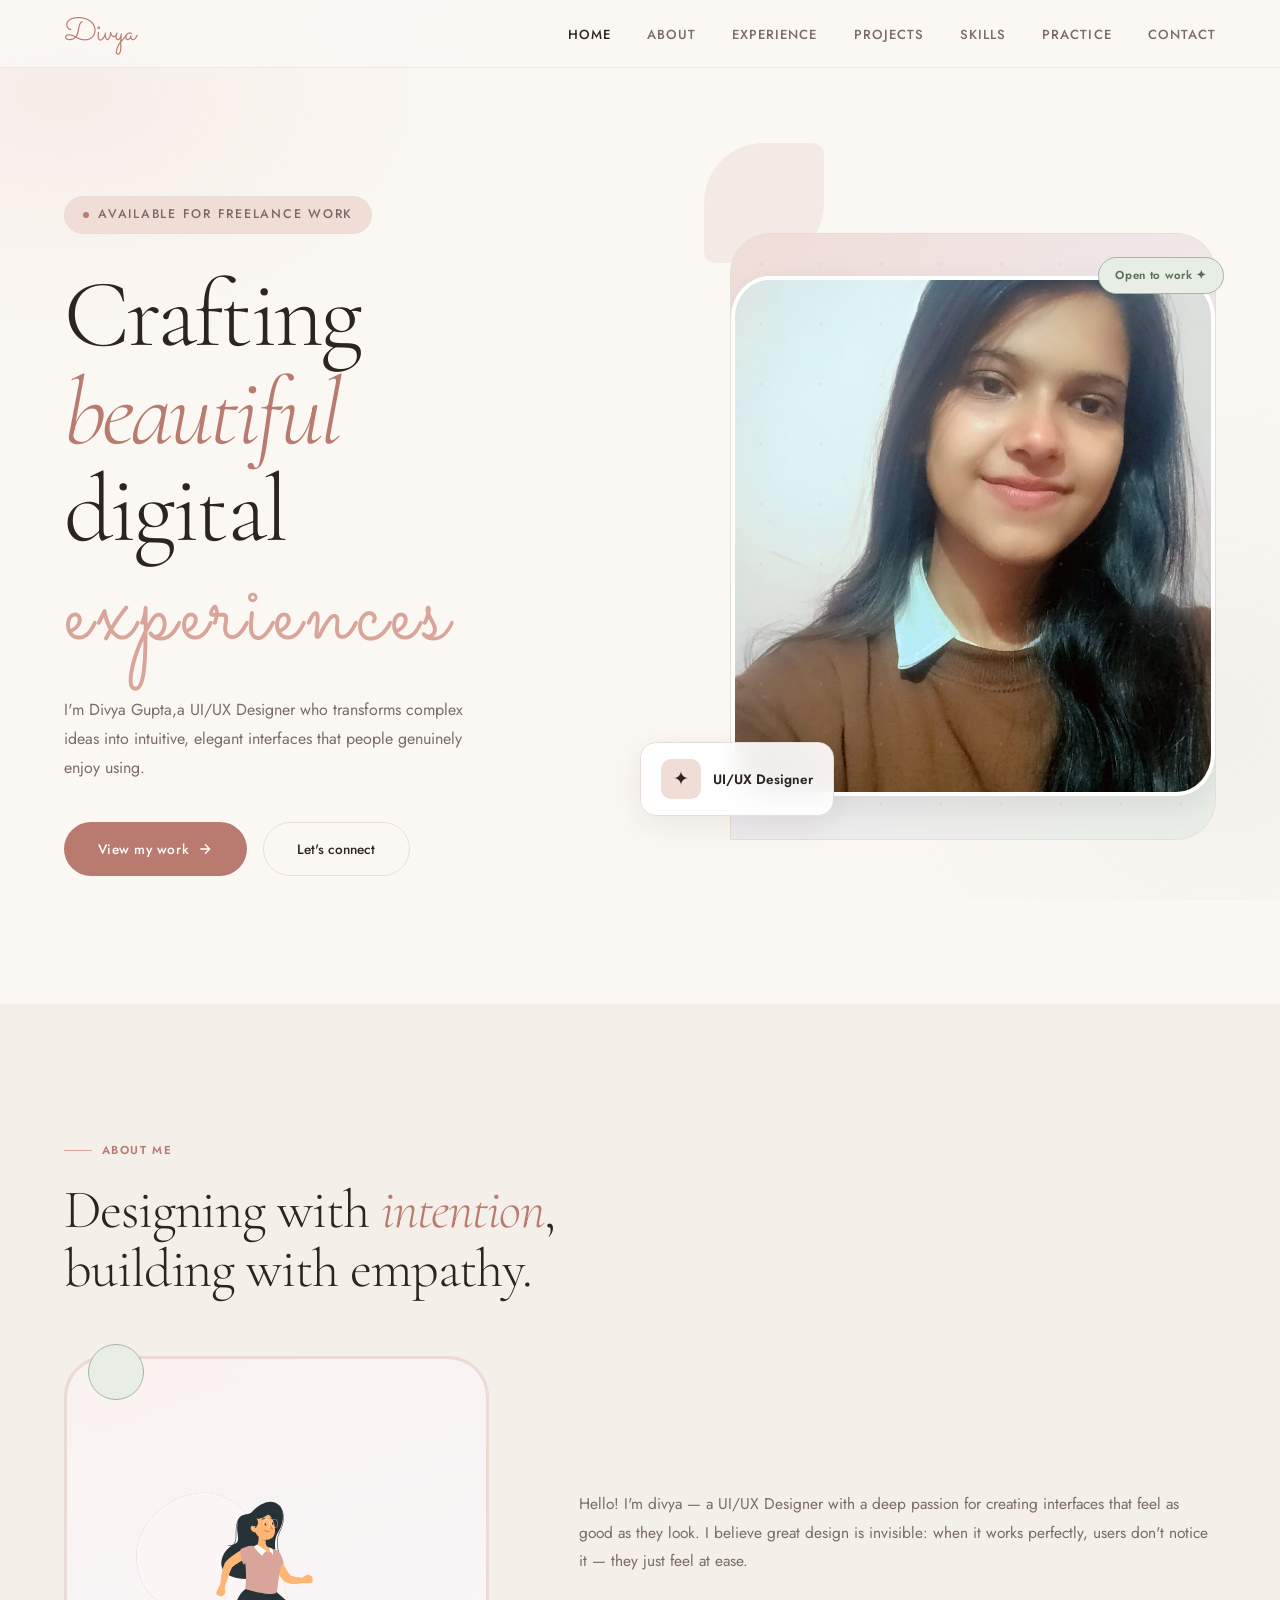
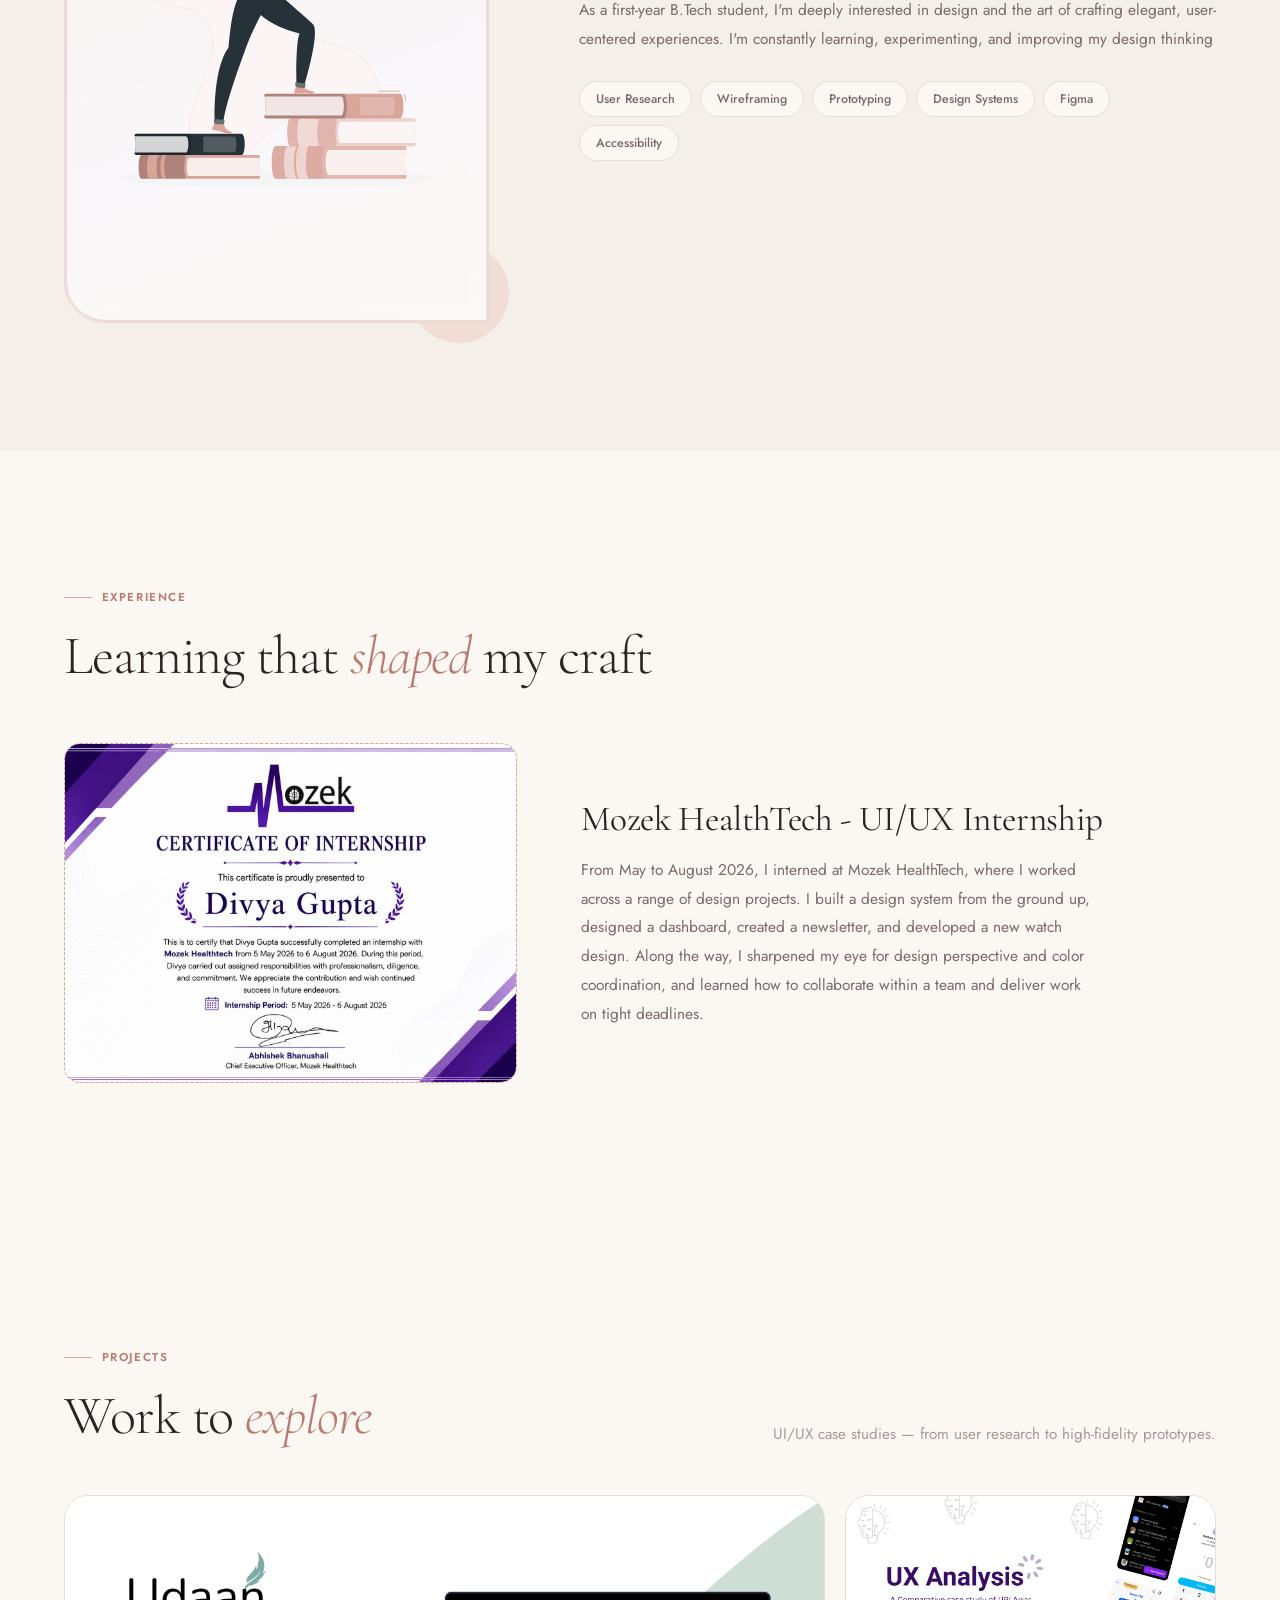
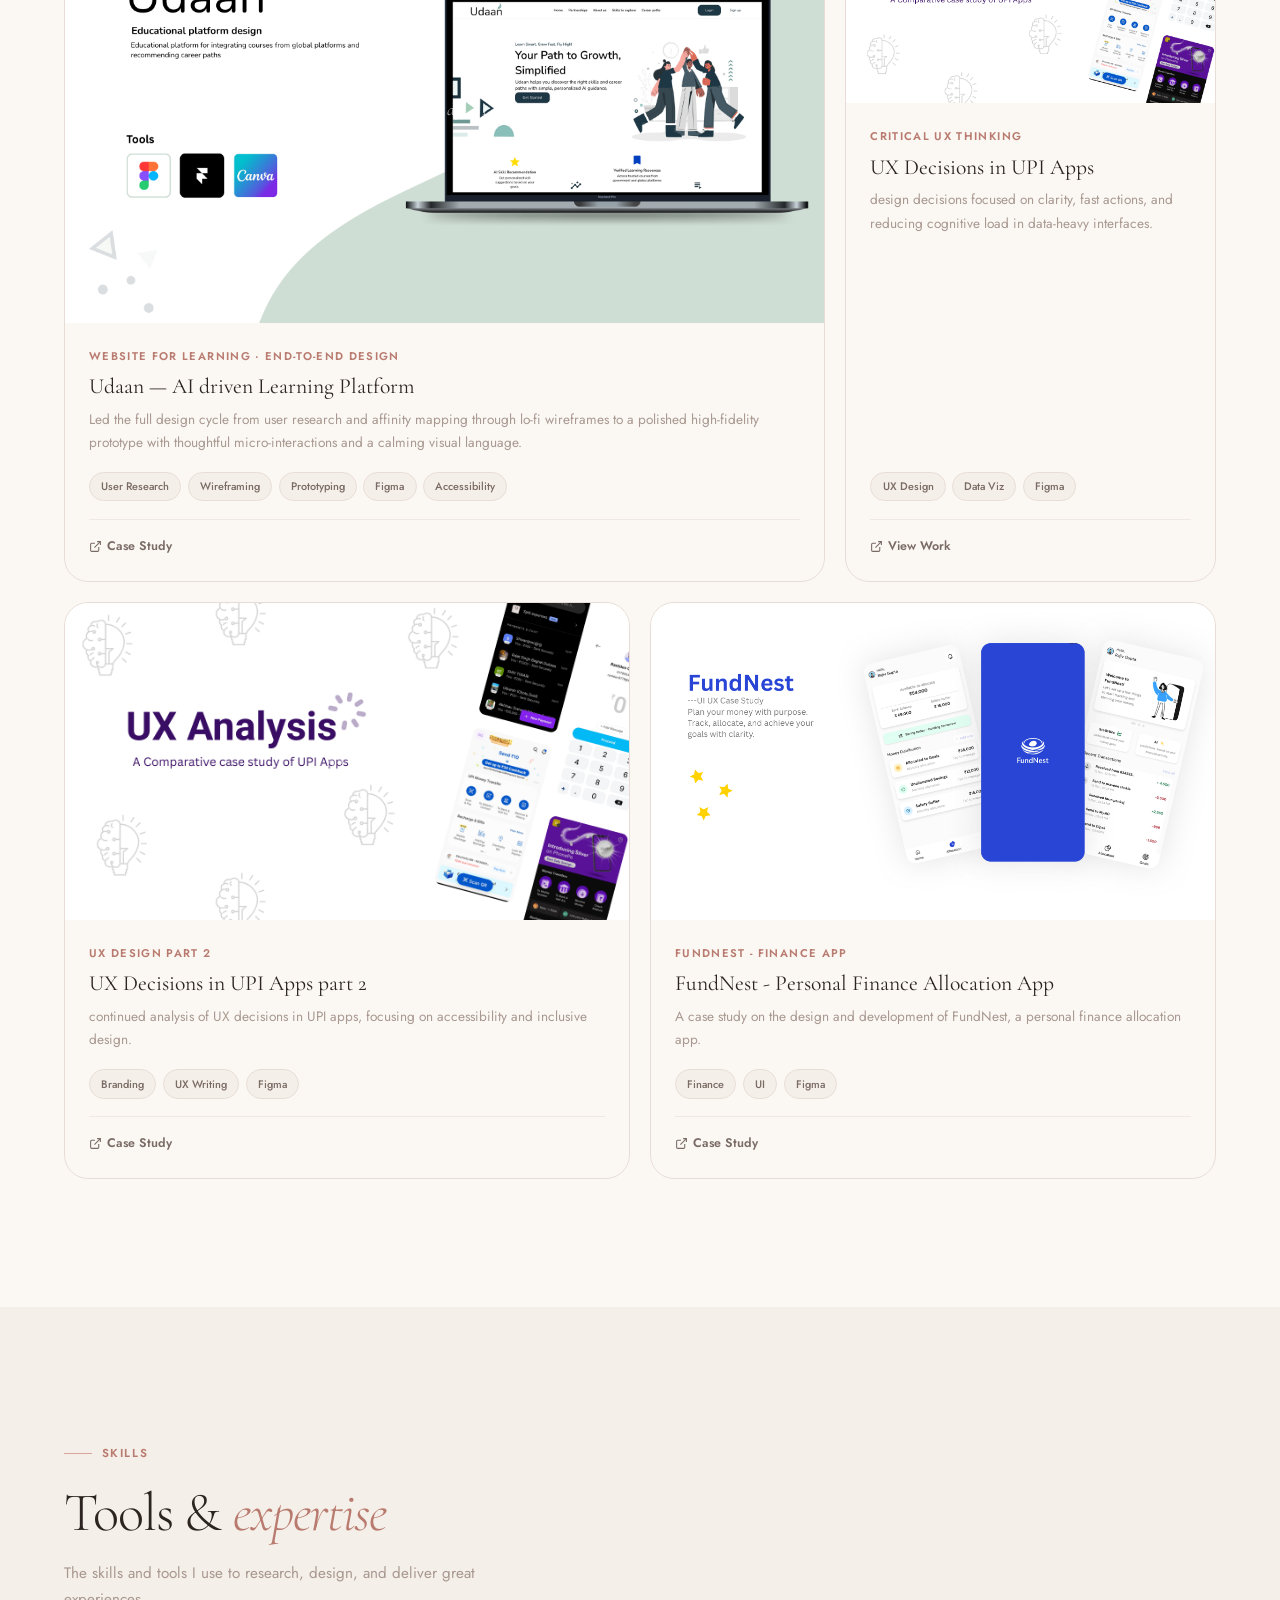
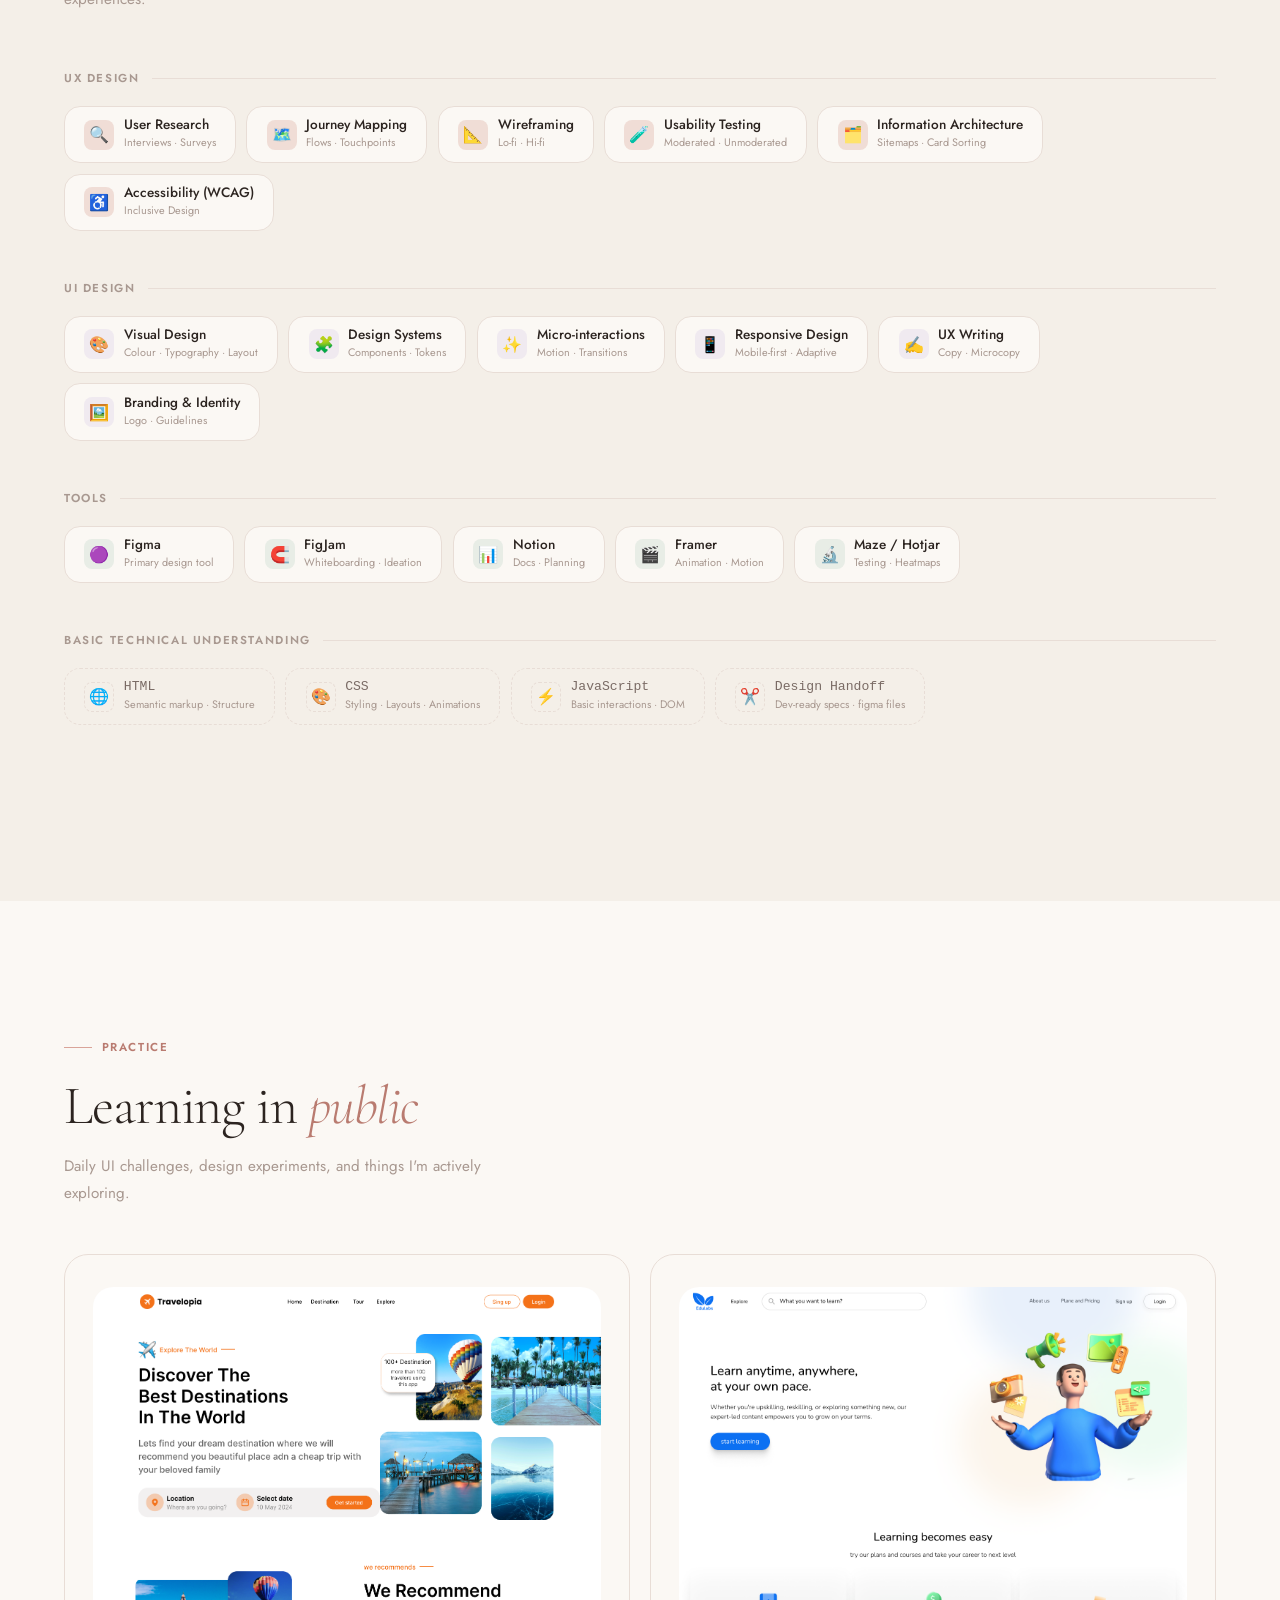
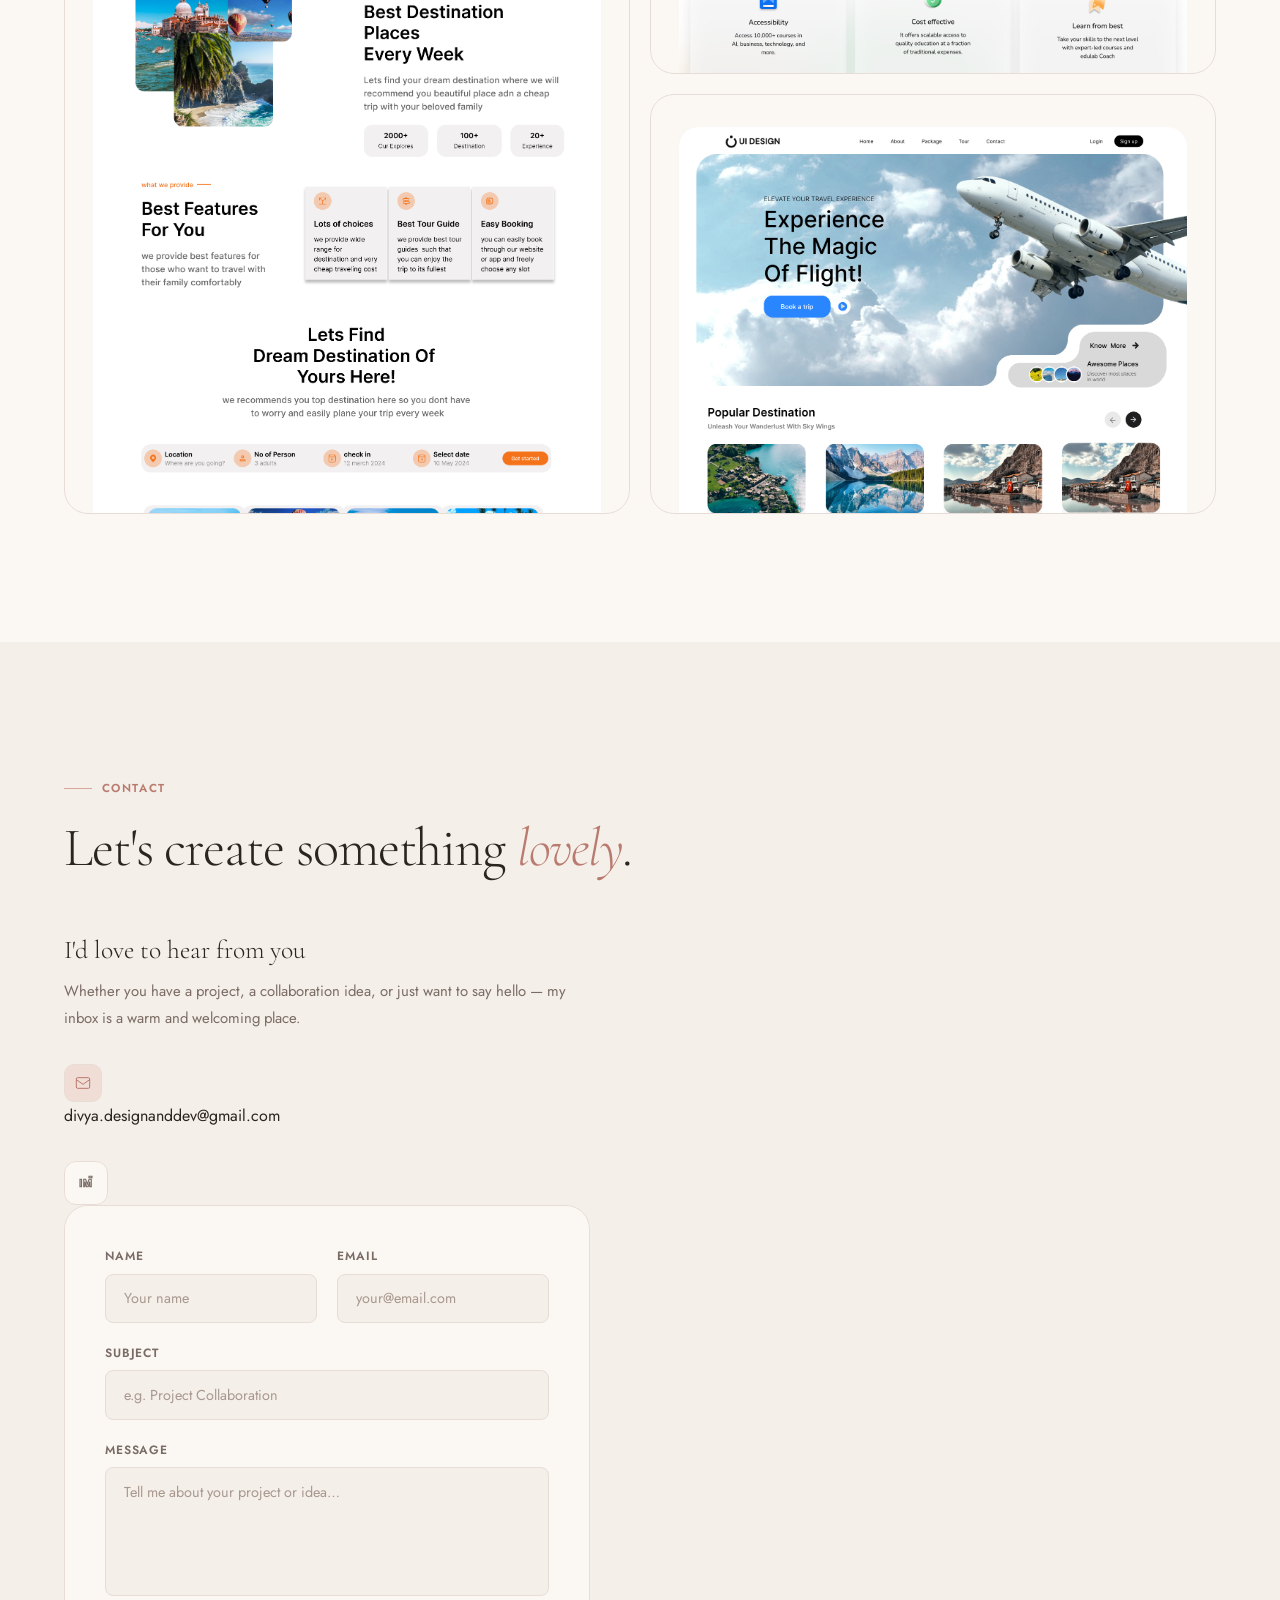
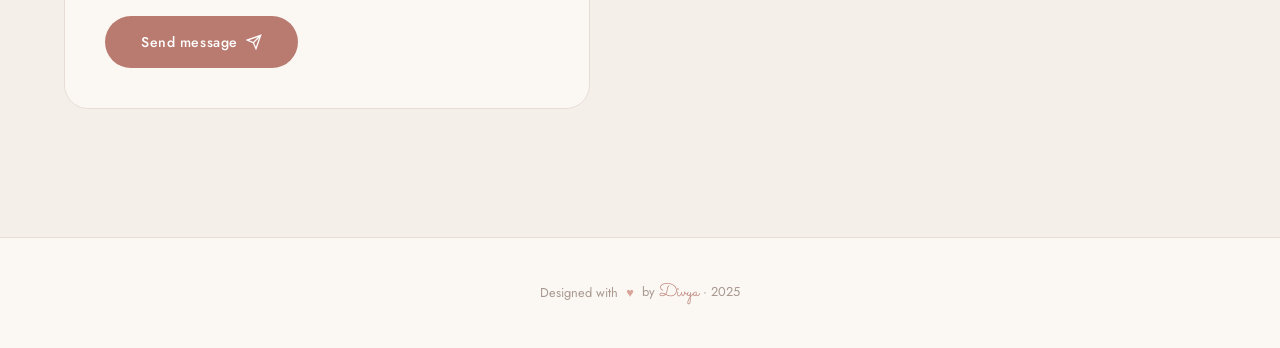
<file: index.html>
<!DOCTYPE html>
<html lang="en">
<head>
  <meta charset="UTF-8" />
  <meta name="viewport" content="width=device-width, initial-scale=1.0" />
  <title>Divya — UI/UX Designer</title>
  <link rel="preconnect" href="https://fonts.googleapis.com" />
  <link rel="preconnect" href="https://fonts.gstatic.com" crossorigin />
  <link href="https://fonts.googleapis.com/css2?family=Cormorant+Garamond:ital,wght@0,300;0,400;0,500;1,300;1,400&family=Jost:wght@300;400;500;600&family=Sacramento&display=swap" rel="stylesheet" />
  <link rel="stylesheet" href="style.css" />
</head>
<body>

<nav class="nav" id="navbar" role="navigation" aria-label="Main navigation">
  <a class="nav-logo" href="#home">Divya</a>
  <ul class="nav-links">
    <li><a href="#home">Home</a></li>
    <li><a href="#about">About</a></li>
    <li><a href="#experience">Experience</a></li>
    <li><a href="#projects">Projects</a></li>
    <li><a href="#skills">Skills</a></li>
    <li><a href="#practice">Practice</a></li>
    <li><a href="#contact">Contact</a></li>
  </ul>
  <button class="hamburger" id="hamburger" aria-label="Toggle menu" aria-expanded="false">
    <span></span><span></span><span></span>
  </button>
</nav>

<div class="mobile-menu" id="mobileMenu">
  <a href="#home" class="mob-link">Home</a>
  <a href="#about" class="mob-link">About</a>
  <a href="#experience" class="mob-link">Experience</a>
  <a href="#projects" class="mob-link">Projects</a>
  <a href="#skills" class="mob-link">Skills</a>
  <a href="#practice" class="mob-link">Practice</a>
  <a href="#contact" class="mob-link">Contact</a>
</div>

<!-- HERO -->
<section id="home" aria-label="Hero">
  <div class="petal petal-1" aria-hidden="true"></div>
  <div class="petal petal-2" aria-hidden="true"></div>
  <div class="petal petal-3" aria-hidden="true"></div>
  <div class="petal petal-4" aria-hidden="true"></div>
  <div class="hero-left">
    <div class="hero-greeting reveal"><span class="dot"></span>Available for freelance work</div>
    <h1 class="hero-headline reveal d1">Crafting <em>beautiful</em><br>digital <strong>experiences</strong></h1>
    <p class="hero-intro reveal d2">I'm Divya Gupta,a UI/UX Designer who transforms complex ideas into intuitive, elegant interfaces that people genuinely enjoy using.</p>
    <div class="hero-btns reveal d3">
      <a href="#projects" class="btn-rose">View my work <svg width="16" height="16" fill="none" viewBox="0 0 24 24" stroke="currentColor" stroke-width="2"><path d="M5 12h14M12 5l7 7-7 7"/></svg></a>
      <a href="#contact" class="btn-ghost">Let's connect</a>
    </div>
  </div>
  <div class="hero-right reveal-right d2" aria-hidden="true">
    <div class="hero-img-main">
        <img src ="images/Divya.jpeg" alt="Profile photo of Divya Gupta" class = "hero-profile-img"/>
    </div>
      <div class="hero-pill">Open to work ✦</div>
      <div class="hero-badge">
        <div class="badge-icon">✦</div>
        <div class="badge-text"><strong>UI/UX Designer</strong></div>
      </div>
    </div>
  </div>
</section>

<!-- ABOUT -->
<section id="about" aria-label="About me">
  <p class="section-tag reveal">About me</p>
  <h2 class="section-title reveal d1">Designing with <em>intention</em>,<br>building with empathy.</h2>
  <div class="about-wrap">
    <div class="about-img-col reveal-left">
      <div class="about-frame" role="img" aria-label="Profile photo placeholder">
        <div class="about-frame-inner">
          <img src ="images/Learning-rafiki.svg" alt="Illustration of a person learning, representing the 'About me' section" class="about-profile-img"/>
        </div>
      </div>
      <div class="about-deco-ring" aria-hidden="true"></div>
      <div class="about-deco-dot" aria-hidden="true"></div>
    </div>
    <div class="about-content reveal-right">
      <p class="about-bio">Hello! I'm divya — a UI/UX Designer with a deep passion for creating interfaces that feel as good as they look. I believe great design is invisible: when it works perfectly, users don't notice it — they just feel at ease.</p>
      <p class="about-bio">As a first-year B.Tech student, I'm deeply interested in design and the art of crafting elegant, user-centered experiences. I'm constantly learning, experimenting, and improving my design thinking</p>
      <div class="about-chips">
        <span class="about-chip">User Research</span>
        <span class="about-chip">Wireframing</span>
        <span class="about-chip">Prototyping</span>
        <span class="about-chip">Design Systems</span>
        <span class="about-chip">Figma</span>
        <span class="about-chip">Accessibility</span>
      </div>
    </div>
  </div>
</section>

<!-- EXPERIENCE -->
<section id="experience" aria-label="Experience and certificates">
  <p class="section-tag reveal">Experience</p>
  <h2 class="section-title reveal d1">Learning that <em>shaped</em> my craft</h2>
  <div class="exp-list">

    <article class="exp-item reveal">
      <div class="exp-cert" role="img" aria-label="Certificate placeholder">
       <img src = "images/WhatsApp Image 2026-08-14 at 19.35.41.jpeg" alt =" internship ceritificate">
      </div>
      <div class="exp-content">
        <h3 class="exp-title">Mozek HealthTech - UI/UX Internship</h3>
        <p class="exp-desc">From May to August 2026, I interned at Mozek HealthTech, where I worked across a range of design projects. I built a design system from the ground up, designed a dashboard, created a newsletter, and developed a new watch design. Along the way, I sharpened my eye for design perspective and color coordination, and learned how to collaborate within a team and deliver work on tight deadlines.</p>
      </div>
    </article>

  </div>
</section>

<!-- PROJECTS -->
<section id="projects" aria-label="Selected projects">
  <div class="projects-intro">
    <div><p class="section-tag reveal">Projects</p><h2 class="section-title reveal d1">Work to <em>explore</em></h2></div>
    <p class="section-sub reveal">UI/UX case studies — from user research to high-fidelity prototypes.</p>
  </div>
  <div class="projects-grid">
    <div class="proj-card wide reveal">
      <article class="project-card">
        <div class="card-visual cv-1">
          <a href = "https://medium.com/@divya626343/designing-an-ai-powered-one-stop-platform-for-skills-careers-and-courses-8b3c53be6661" class = "card-banner-link">
          <img src = "images/Udaan (1).png" alt = "banner for the project 'Udaan' showing a website mockup" class = "card-banner"/>
          </a>
          <span class="card-visual-label">Case Study 01 ✦</span></div>
        <div class="card-body">
          <p class="card-category">Website for learning · End-to-End Design</p>
          <h3 class="card-title">Udaan — AI driven Learning Platform</h3>
          <p class="card-desc">Led the full design cycle from user research and affinity mapping through lo-fi wireframes to a polished high-fidelity prototype with thoughtful micro-interactions and a calming visual language.</p>
          <div class="card-tags"><span class="ctag">User Research</span><span class="ctag">Wireframing</span><span class="ctag">Prototyping</span><span class="ctag">Figma</span><span class="ctag">Accessibility</span></div>
          <div class="card-footer">
            <a href="https://medium.com/@divya626343/designing-an-ai-powered-one-stop-platform-for-skills-careers-and-courses-8b3c53be6661" class="card-link"><svg viewBox="0 0 24 24" fill="none" stroke="currentColor" stroke-width="2"><path d="M18 13v6a2 2 0 01-2 2H5a2 2 0 01-2-2V8a2 2 0 012-2h6"/><polyline points="15 3 21 3 21 9"/><line x1="10" y1="14" x2="21" y2="3"/></svg>Case Study</a>
        </div>
      </article>
    </div>
    <div class="proj-card reveal d1">
      <article class="project-card">
        <div class="card-visual cv-2">
          <a href = "https://medium.com/@divya626343/critical-ux-decisions-in-upi-apps-part-1-designing-for-speed-reachability-6878a045a8aa" class = "card-banner-link">
          <img src = "images/UX Analysis (1).png" alt = "banner for the project 'ux analysis" class = "card-banner"/>
          </a>
          <span class="card-visual-label">Case Study 02 ✦</span></div>
        <div class="card-body">
          <p class="card-category">Critical UX thinking</p>
          <h3 class="card-title">UX Decisions in UPI Apps</h3>
          <p class="card-desc">design decisions focused on clarity, fast actions, and reducing cognitive load in data-heavy interfaces.</p>
          <div class="card-tags"><span class="ctag">UX Design</span><span class="ctag">Data Viz</span><span class="ctag">Figma</span></div>
          <div class="card-footer">
            <a href="https://medium.com/@divya626343/critical-ux-decisions-in-upi-apps-part-1-designing-for-speed-reachability-6878a045a8aa" class="card-link"><svg viewBox="0 0 24 24" fill="none" stroke="currentColor" stroke-width="2"><path d="M18 13v6a2 2 0 01-2 2H5a2 2 0 01-2-2V8a2 2 0 012-2h6"/><polyline points="15 3 21 3 21 9"/><line x1="10" y1="14" x2="21" y2="3"/></svg>View Work</a></div>
        </div>
      </article>
    </div>
    <div class="proj-card half reveal">
      <article class="project-card">
        <div class="card-visual cv-3">
          <a href = "https://medium.com/@divya626343/critical-ux-decisions-in-upi-apps-part-2-designing-for-clarity-trust-and-assurance-7706b61dc2d1" class = "card-banner-link">
          <img src = "images/UX Analysis (1).png" alt = "banner for the project 'ux analysis part2" class = "card-banner"/>
          </a>
          <span class="card-visual-label">03 ✦</span></div>
        <div class="card-body">
          <p class="card-category">UX Design part 2</p>
          <h3 class="card-title">UX Decisions in UPI Apps part 2</h3>
          <p class="card-desc">continued analysis of UX decisions in UPI apps, focusing on accessibility and inclusive design.</p>
          <div class="card-tags"><span class="ctag">Branding</span><span class="ctag">UX Writing</span><span class="ctag">Figma</span></div>
          <div class="card-footer"><a href="https://medium.com/@divya626343/critical-ux-decisions-in-upi-apps-part-2-designing-for-clarity-trust-and-assurance-7706b61dc2d1" class="card-link"><svg viewBox="0 0 24 24" fill="none" stroke="currentColor" stroke-width="2"><path d="M18 13v6a2 2 0 01-2 2H5a2 2 0 01-2-2V8a2 2 0 012-2h6"/><polyline points="15 3 21 3 21 9"/><line x1="10" y1="14" x2="21" y2="3"/></svg>Case Study</a></div>
        </div>
      </article>
    </div>
    <div class="proj-card half reveal">
      <article class="project-card">
        <div class="card-visual cv-4">
          <a href = "https://medium.com/@divya626343/fundnest-a-personal-finance-allocation-app-case-study-cbdea064ca4c" class = "card-banner-link">
          <img src = "images/Udaan (2).png" alt = "banner for the project 'banner for FundNest - Finance app'" class = "card-banner"/>
          </a>
          <span class="card-visual-label">04 ✦</span></div>
        <div class="card-body">
          <p class="card-category">FundNest - Finance app</p>
          <h3 class="card-title">FundNest - Personal Finance Allocation App</h3>
          <p class="card-desc">A case study on the design and development of FundNest, a personal finance allocation app.</p>
          <div class="card-tags"><span class="ctag">Finance</span><span class="ctag">UI</span><span class="ctag">Figma</span></div>
          <div class="card-footer"><a href="https://medium.com/@divya626343/fundnest-a-personal-finance-allocation-app-case-study-cbdea064ca4c" class="card-link"><svg viewBox="0 0 24 24" fill="none" stroke="currentColor" stroke-width="2"><path d="M18 13v6a2 2 0 01-2 2H5a2 2 0 01-2-2V8a2 2 0 012-2h6"/><polyline points="15 3 21 3 21 9"/><line x1="10" y1="14" x2="21" y2="3"/></svg>Case Study</a></div>
        </div>
      </article>
    </div>
      </article>
    </div>
  </div>
</section>

<!-- SKILLS -->
<section id="skills" aria-label="Skills and tools">
  <p class="section-tag reveal">Skills</p>
  <h2 class="section-title reveal d1">Tools &amp; <em>expertise</em></h2>
  <p class="section-sub reveal d2">The skills and tools I use to research, design, and deliver great experiences.</p>
  <div class="skills-wrap">

    <div class="skill-category-block reveal">
      <p class="skill-cat-label">UX Design</p>
      <div class="skill-chips">
        <div class="skill-chip"><div class="chip-icon rose-bg">🔍</div><div><span class="chip-name">User Research</span><span class="chip-sub">Interviews · Surveys</span></div></div>
        <div class="skill-chip"><div class="chip-icon rose-bg">🗺️</div><div><span class="chip-name">Journey Mapping</span><span class="chip-sub">Flows · Touchpoints</span></div></div>
        <div class="skill-chip"><div class="chip-icon rose-bg">📐</div><div><span class="chip-name">Wireframing</span><span class="chip-sub">Lo-fi · Hi-fi</span></div></div>
        <div class="skill-chip"><div class="chip-icon rose-bg">🧪</div><div><span class="chip-name">Usability Testing</span><span class="chip-sub">Moderated · Unmoderated</span></div></div>
        <div class="skill-chip"><div class="chip-icon rose-bg">🗂️</div><div><span class="chip-name">Information Architecture</span><span class="chip-sub">Sitemaps · Card Sorting</span></div></div>
        <div class="skill-chip"><div class="chip-icon rose-bg">♿</div><div><span class="chip-name">Accessibility (WCAG)</span><span class="chip-sub">Inclusive Design</span></div></div>
      </div>
    </div>

    <div class="skill-category-block reveal d1">
      <p class="skill-cat-label">UI Design</p>
      <div class="skill-chips">
        <div class="skill-chip"><div class="chip-icon mauve-bg">🎨</div><div><span class="chip-name">Visual Design</span><span class="chip-sub">Colour · Typography · Layout</span></div></div>
        <div class="skill-chip"><div class="chip-icon mauve-bg">🧩</div><div><span class="chip-name">Design Systems</span><span class="chip-sub">Components · Tokens</span></div></div>
        <div class="skill-chip"><div class="chip-icon mauve-bg">✨</div><div><span class="chip-name">Micro-interactions</span><span class="chip-sub">Motion · Transitions</span></div></div>
        <div class="skill-chip"><div class="chip-icon mauve-bg">📱</div><div><span class="chip-name">Responsive Design</span><span class="chip-sub">Mobile-first · Adaptive</span></div></div>
        <div class="skill-chip"><div class="chip-icon mauve-bg">✍️</div><div><span class="chip-name">UX Writing</span><span class="chip-sub">Copy · Microcopy</span></div></div>
        <div class="skill-chip"><div class="chip-icon mauve-bg">🖼️</div><div><span class="chip-name">Branding &amp; Identity</span><span class="chip-sub">Logo · Guidelines</span></div></div>
      </div>
    </div>

    <div class="skill-category-block reveal d2">
      <p class="skill-cat-label">Tools</p>
      <div class="skill-chips">
        <div class="skill-chip"><div class="chip-icon sage-bg">🟣</div><div><span class="chip-name">Figma</span><span class="chip-sub">Primary design tool</span></div></div>
        <div class="skill-chip"><div class="chip-icon sage-bg">🧲</div><div><span class="chip-name">FigJam</span><span class="chip-sub">Whiteboarding · Ideation</span></div></div>
        <div class="skill-chip"><div class="chip-icon sage-bg">📊</div><div><span class="chip-name">Notion</span><span class="chip-sub">Docs · Planning</span></div></div>
        <div class="skill-chip"><div class="chip-icon sage-bg">🎬</div><div><span class="chip-name">Framer</span><span class="chip-sub">Animation · Motion</span></div></div>
        <div class="skill-chip"><div class="chip-icon sage-bg">🔬</div><div><span class="chip-name">Maze / Hotjar</span><span class="chip-sub">Testing · Heatmaps</span></div></div>
      </div>
    </div>

    <div class="skill-category-block reveal d3">
      <p class="skill-cat-label">Basic Technical Understanding</p>
      <div class="skill-chips">
        <div class="skill-chip code-chip"><div class="chip-icon soft-bg">🌐</div><div><span class="chip-name">HTML</span><span class="chip-sub">Semantic markup · Structure</span></div></div>
        <div class="skill-chip code-chip"><div class="chip-icon soft-bg">🎨</div><div><span class="chip-name">CSS</span><span class="chip-sub">Styling · Layouts · Animations</span></div></div>
        <div class="skill-chip code-chip"><div class="chip-icon soft-bg">⚡</div><div><span class="chip-name">JavaScript</span><span class="chip-sub">Basic interactions · DOM</span></div></div>
        <div class="skill-chip code-chip"><div class="chip-icon soft-bg">✂️</div><div><span class="chip-name">Design Handoff</span><span class="chip-sub">Dev-ready specs · figma files</span></div></div>
      </div>
    </div>

  </div>
</section>

<!-- PRACTICE -->
<section id="practice" aria-label="Hands-on practice">
  <p class="section-tag reveal">Practice</p>
  <h2 class="section-title reveal d1">Learning in <em>public</em></h2>
  <p class="section-sub reveal d2">Daily UI challenges, design experiments, and things I'm actively exploring.</p>
  <div class="practice-grid">
    <div class="practice-card practice-big">
    <img src="images/design.png" alt="Project screen 1">
   </div>

    <div class="practice-card">
    <img src="images/home page design.png" alt="Project screen 2">
    </div>

   <div class="practice-card">
    <img src="images/Frame 1.png" alt="Project screen 3">
   </div>
  </div>
</div>
</section>

<!-- CONTACT -->
<section id="contact" aria-label="Contact">
  <p class="section-tag reveal">Contact</p>
  <h2 class="section-title reveal d1">Let's create something <em>lovely</em>.</h2>
  <div class="contact-wrap">
    <div class="contact-info reveal-left">
      <h3>I'd love to hear from you</h3>
      <p>Whether you have a project, a collaboration idea, or just want to say hello — my inbox is a warm and welcoming place.</p>
        <div class="contact-detail-icon"><svg viewBox="0 0 24 24" fill="none" stroke="currentColor" stroke-width="1.5"><rect x="2" y="4" width="20" height="16" rx="2"/><path d="m2 7 10 7 10-7"/></svg></div>
        <span>divya.designanddev@gmail.com</span>
      <div class="social-row">
        <a href="https://medium.com/@divya626343" class="soc" aria-label="Medium"><svg viewBox="0 0 24 24" fill="none" stroke="currentColor" stroke-width="1.5"><path d="M4 7h2v10H4V7zm5 0h2.5l2.3 6.5L16.1 7H19v10h-2v-6.8L14.8 17h-2l-2.2-6.8V17H9V7zm11-2h-4V3h4v2z"/></svg></a>
    </div>
    <form class="contact-form reveal-right"
      action="https://formspree.io/f/mvzbyrda" id="contactForm" novalidate>
      <div class="form-row">
        <div class="form-group"><label for="fname">Name</label><input type="text" id="fname" name="name" placeholder="Your name" required /></div>
        <div class="form-group"><label for="femail">Email</label><input type="email" id="femail" name="email" placeholder="your@email.com" required /></div>
      </div>
      <div class="form-group"><label for="fsubject">Subject</label><input type="text" id="fsubject" name="subject" placeholder="e.g. Project Collaboration" /></div>
      <div class="form-group"><label for="fmessage">Message</label><textarea id="fmessage" name="message" rows="5" placeholder="Tell me about your project or idea…" required></textarea></div>
      <button type="submit" class="btn-send">Send message <svg width="16" height="16" fill="none" viewBox="0 0 24 24" stroke="currentColor" stroke-width="2"><path d="M22 2L11 13M22 2l-7 20-4-9-9-4 20-7z"/></svg></button>
      <div class="form-success" id="formSuccess" role="status" aria-live="polite">✦ Thank you — I'll be in touch soon!</div>
    </form>
  </div>
</section>

<footer>
  <span>Designed with</span><span class="heart">♥</span><span>by <strong>Divya</strong> · 2025</span>
</footer>

  <script src="main.js" defer></script>
</body>
</html>
</file>
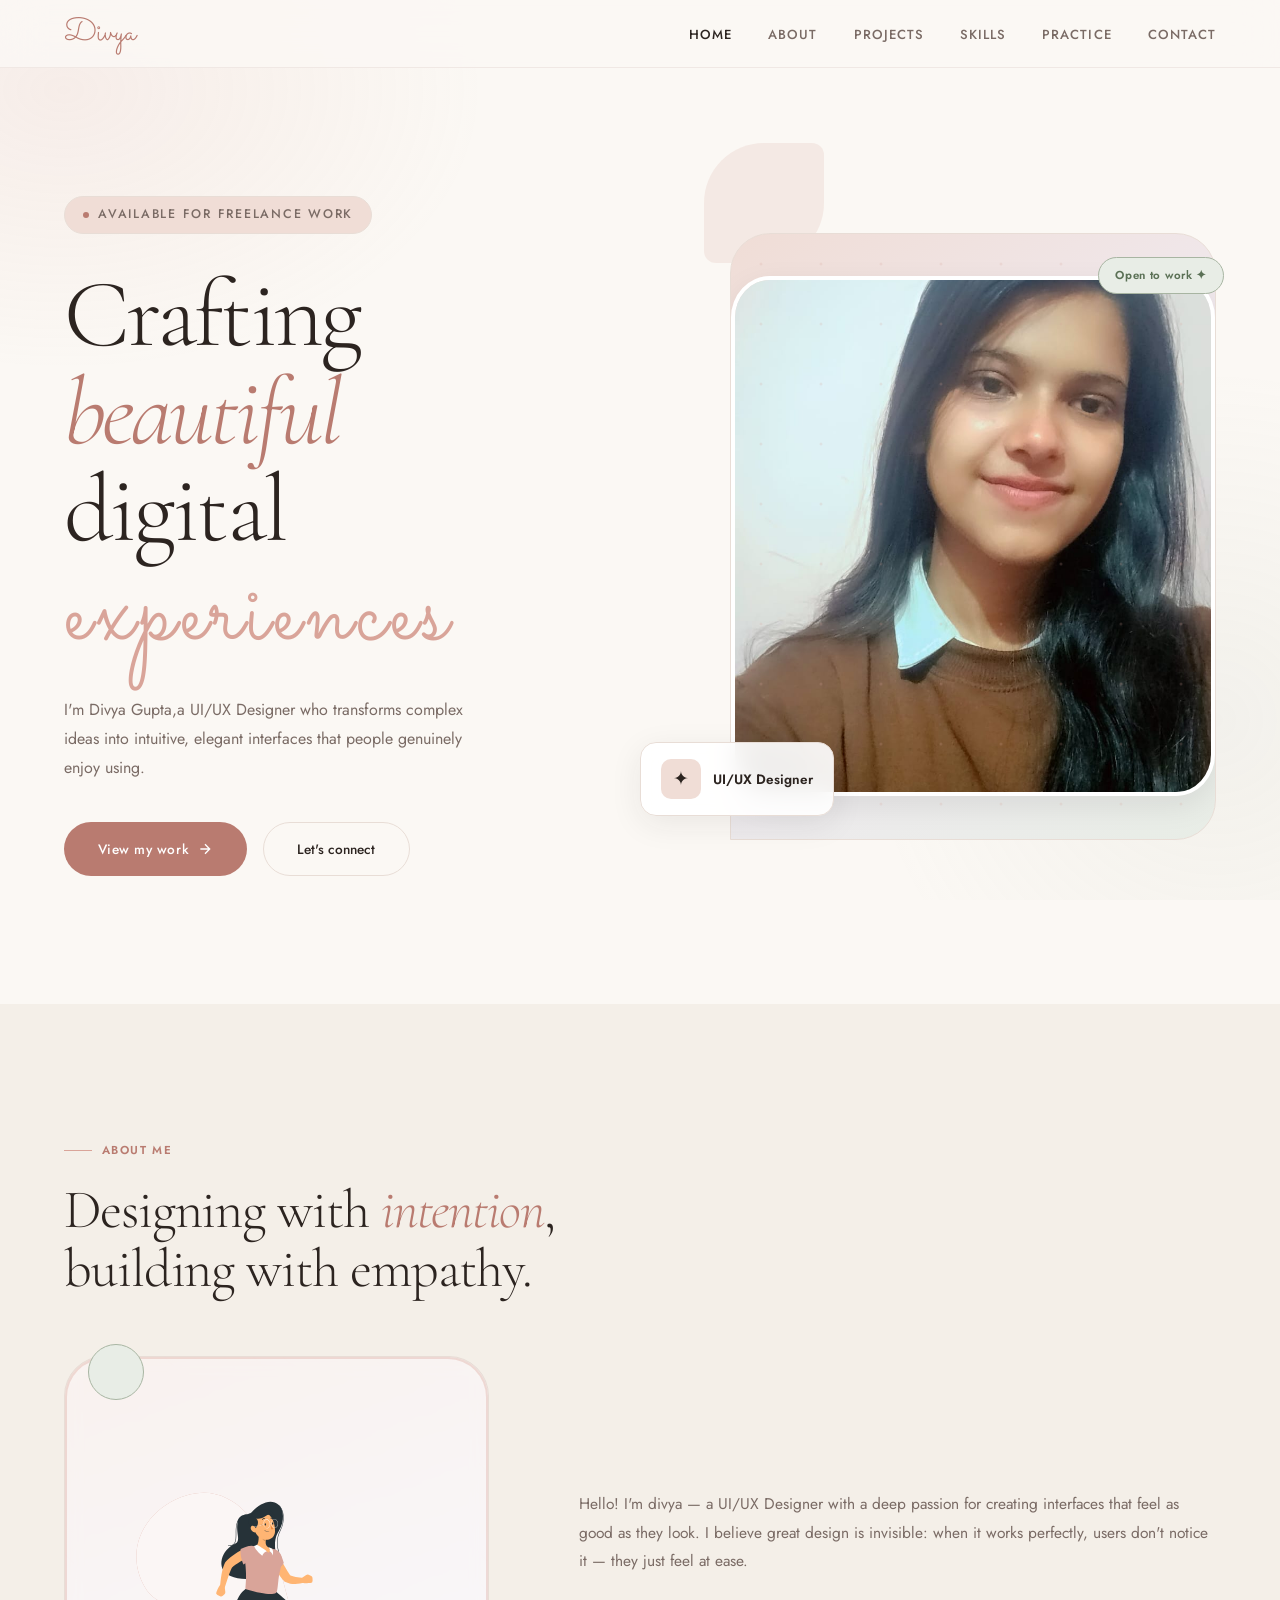
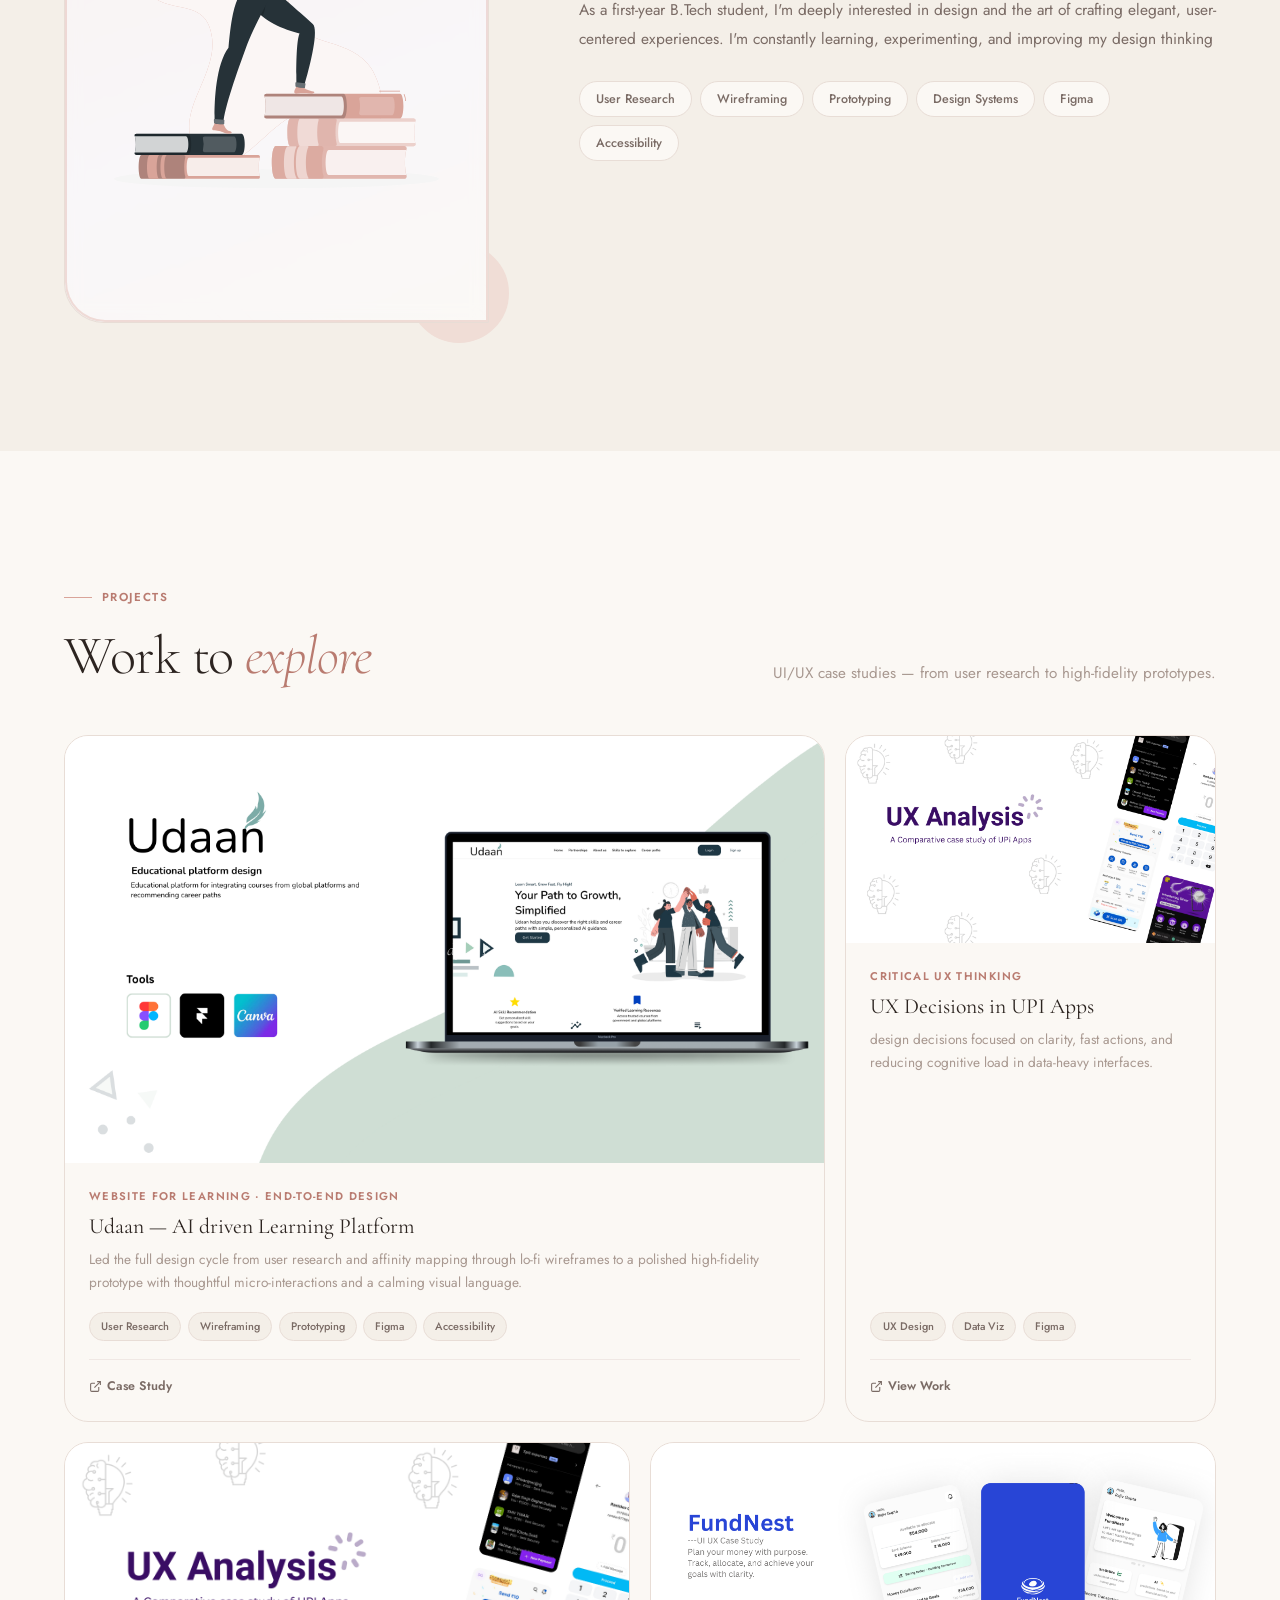
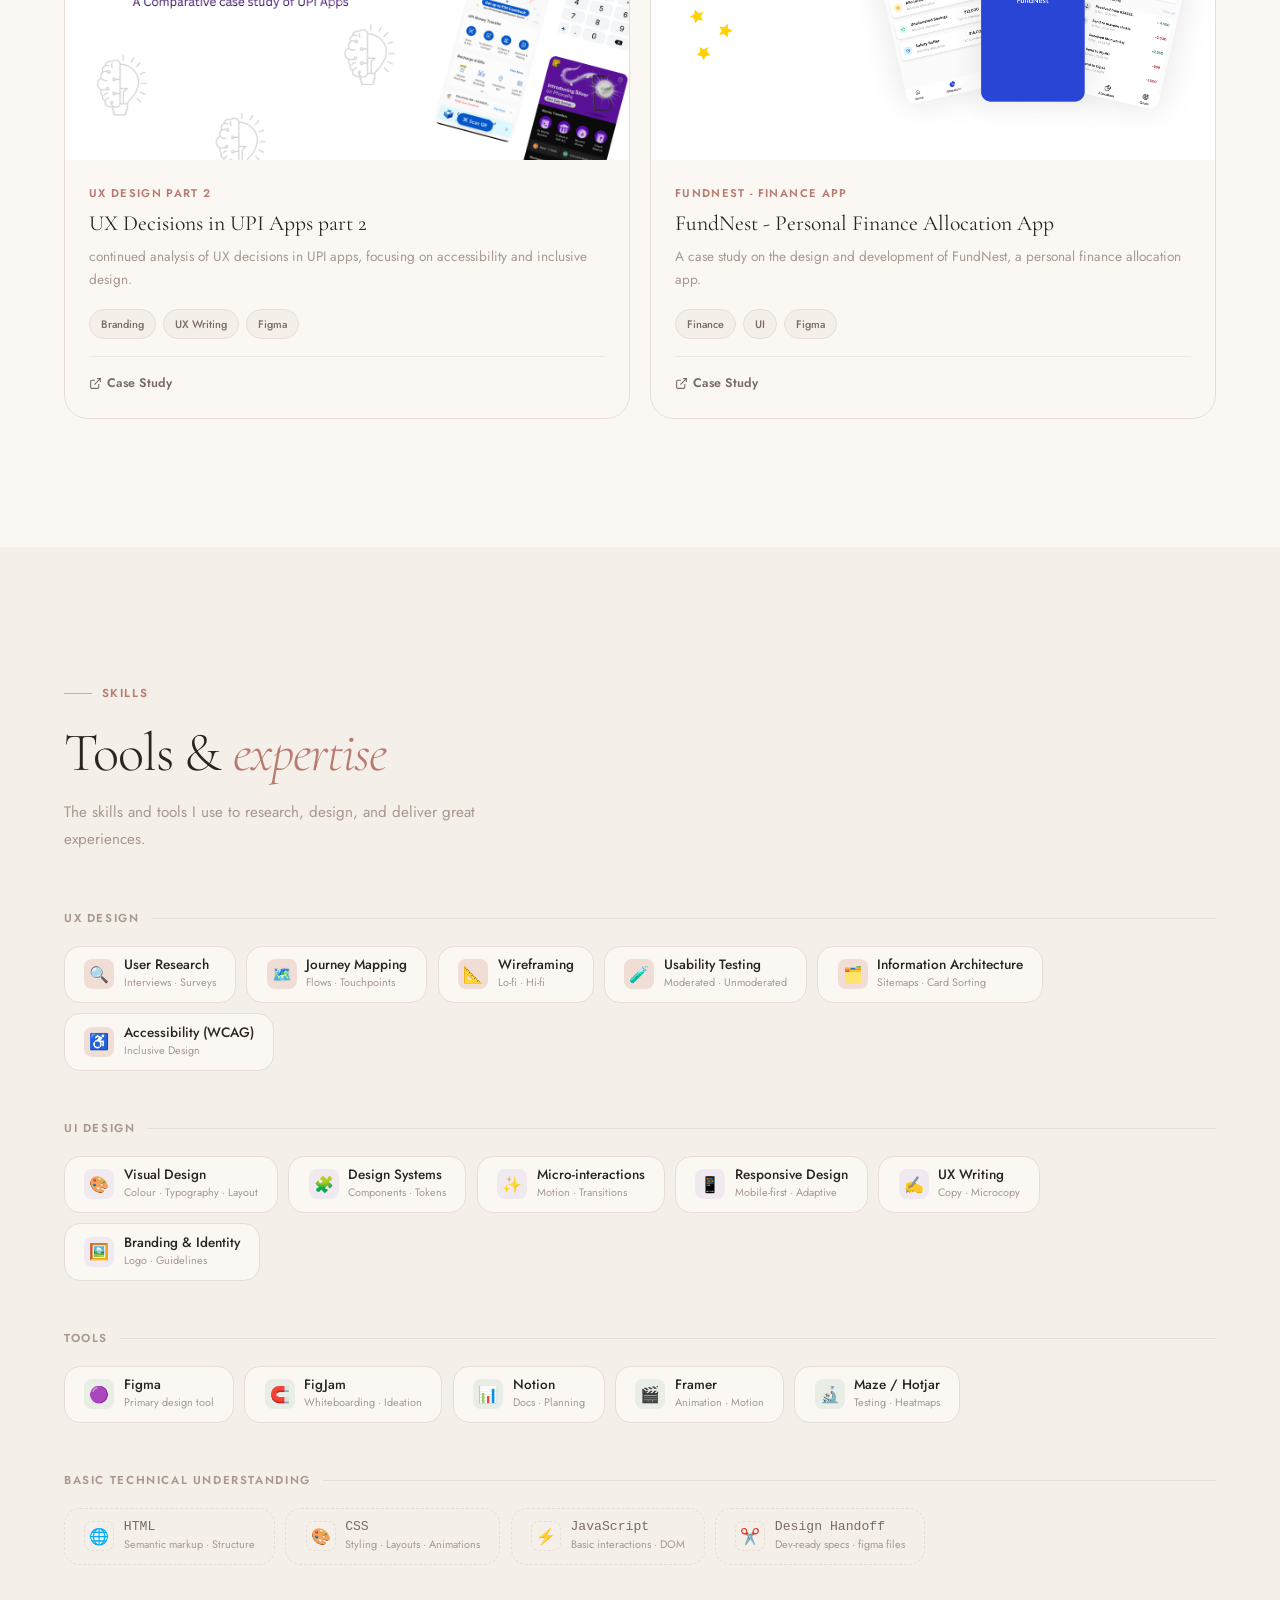
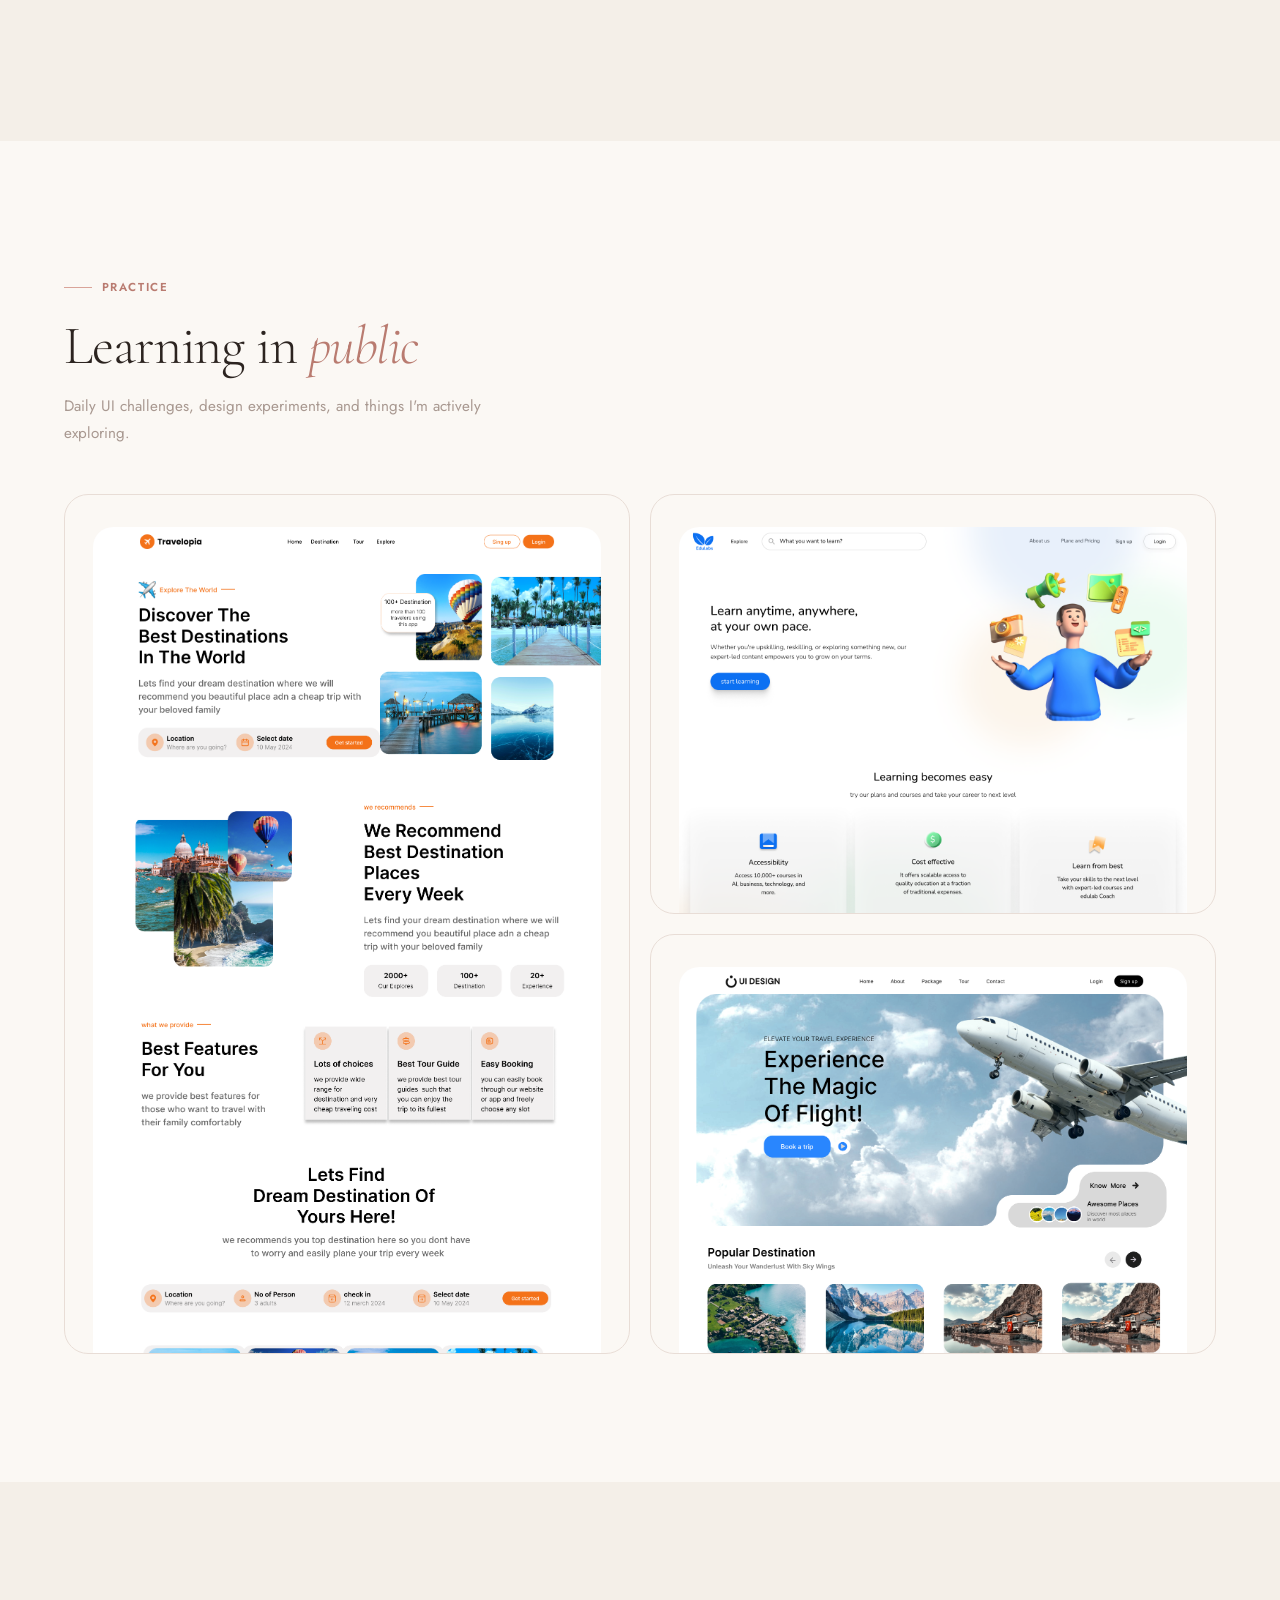
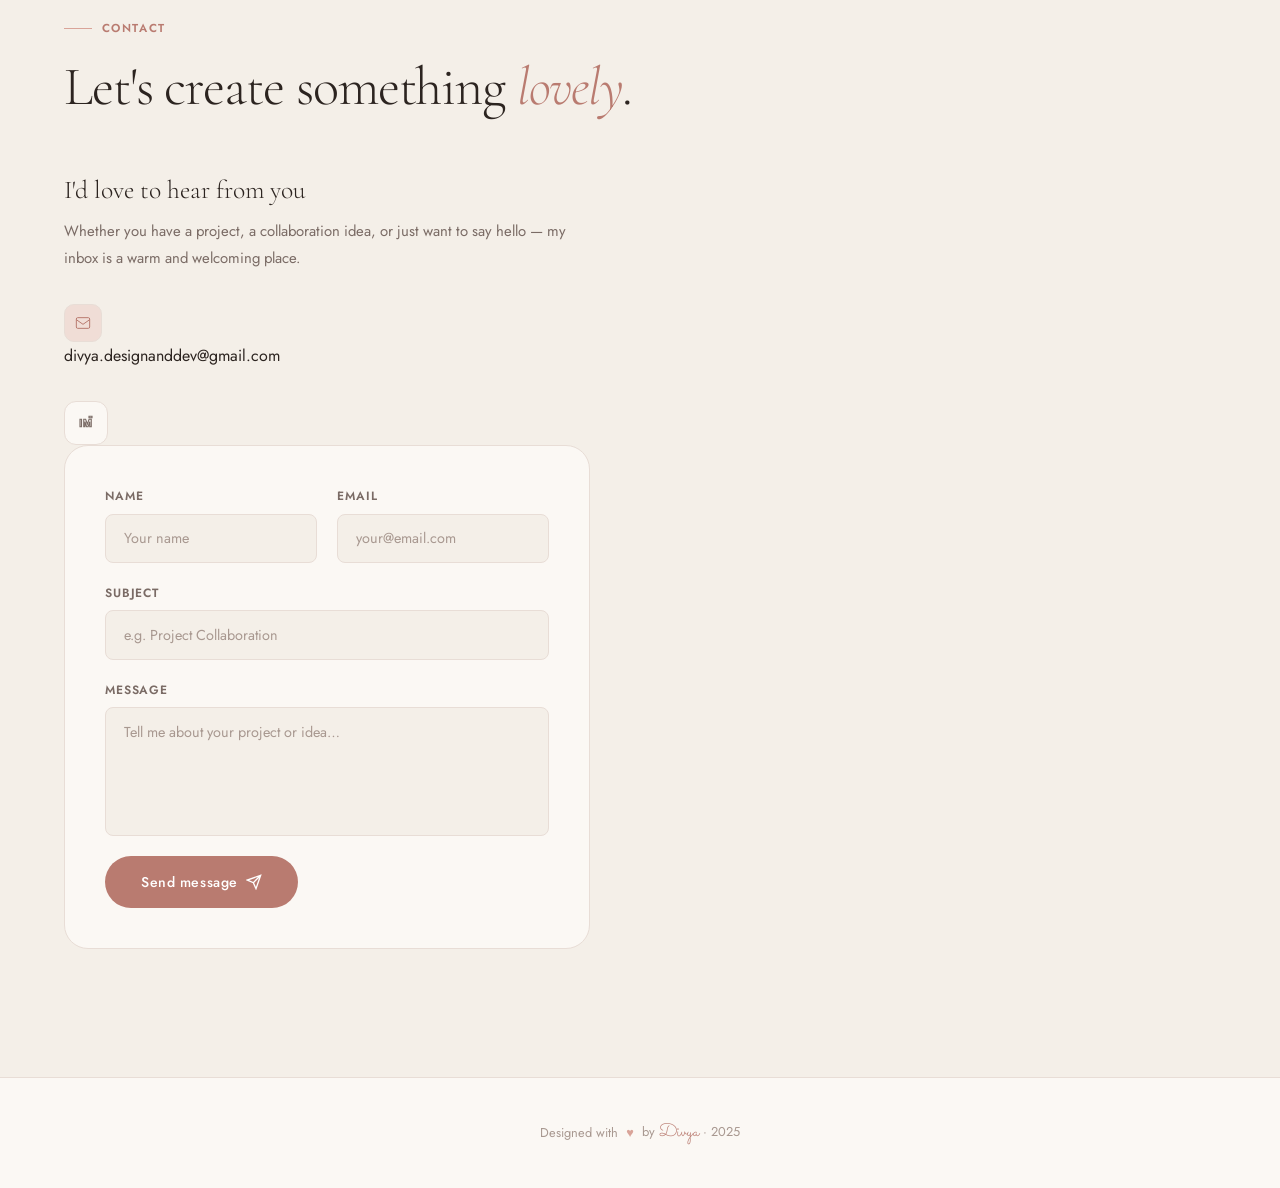
<file: portfolio (3).html>
<!DOCTYPE html>
<html lang="en">
<head>
  <meta charset="UTF-8" />
  <meta name="viewport" content="width=device-width, initial-scale=1.0" />
  <title>Sofia — UI/UX Designer</title>
  <link rel="preconnect" href="https://fonts.googleapis.com" />
  <link rel="preconnect" href="https://fonts.gstatic.com" crossorigin />
  <link href="https://fonts.googleapis.com/css2?family=Cormorant+Garamond:ital,wght@0,300;0,400;0,500;1,300;1,400&family=Jost:wght@300;400;500;600&family=Sacramento&display=swap" rel="stylesheet" />
  <link rel="stylesheet" href="style.css" />
</head>
<body>

<nav class="nav" id="navbar" role="navigation" aria-label="Main navigation">
  <a class="nav-logo" href="#home">Divya</a>
  <ul class="nav-links">
    <li><a href="#home">Home</a></li>
    <li><a href="#about">About</a></li>
    <li><a href="#projects">Projects</a></li>
    <li><a href="#skills">Skills</a></li>
    <li><a href="#practice">Practice</a></li>
    <li><a href="#contact">Contact</a></li>
  </ul>
  <button class="hamburger" id="hamburger" aria-label="Toggle menu" aria-expanded="false">
    <span></span><span></span><span></span>
  </button>
</nav>

<div class="mobile-menu" id="mobileMenu">
  <a href="#home" class="mob-link">Home</a>
  <a href="#about" class="mob-link">About</a>
  <a href="#projects" class="mob-link">Projects</a>
  <a href="#skills" class="mob-link">Skills</a>
  <a href="#practice" class="mob-link">Practice</a>
  <a href="#contact" class="mob-link">Contact</a>
</div>

<!-- HERO -->
<section id="home" aria-label="Hero">
  <div class="petal petal-1" aria-hidden="true"></div>
  <div class="petal petal-2" aria-hidden="true"></div>
  <div class="petal petal-3" aria-hidden="true"></div>
  <div class="petal petal-4" aria-hidden="true"></div>
  <div class="hero-left">
    <div class="hero-greeting reveal"><span class="dot"></span>Available for freelance work</div>
    <h1 class="hero-headline reveal d1">Crafting <em>beautiful</em><br>digital <strong>experiences</strong></h1>
    <p class="hero-intro reveal d2">I'm Divya Gupta,a UI/UX Designer who transforms complex ideas into intuitive, elegant interfaces that people genuinely enjoy using.</p>
    <div class="hero-btns reveal d3">
      <a href="#projects" class="btn-rose">View my work <svg width="16" height="16" fill="none" viewBox="0 0 24 24" stroke="currentColor" stroke-width="2"><path d="M5 12h14M12 5l7 7-7 7"/></svg></a>
      <a href="#contact" class="btn-ghost">Let's connect</a>
    </div>
  </div>
  <div class="hero-right reveal-right d2" aria-hidden="true">
    <div class="hero-img-main">
        <img src ="images/Divya.jpeg" alt="Profile photo of Divya Gupta" class = "hero-profile-img"/>
    </div>
      <div class="hero-pill">Open to work ✦</div>
      <div class="hero-badge">
        <div class="badge-icon">✦</div>
        <div class="badge-text"><strong>UI/UX Designer</strong></div>
      </div>
    </div>
  </div>
</section>

<!-- ABOUT -->
<section id="about" aria-label="About me">
  <p class="section-tag reveal">About me</p>
  <h2 class="section-title reveal d1">Designing with <em>intention</em>,<br>building with empathy.</h2>
  <div class="about-wrap">
    <div class="about-img-col reveal-left">
      <div class="about-frame" role="img" aria-label="Profile photo placeholder">
        <div class="about-frame-inner">
          <img src ="images/Learning-rafiki.svg" alt="Illustration of a person learning, representing the 'About me' section" class="about-profile-img"/>
        </div>
      </div>
      <div class="about-deco-ring" aria-hidden="true"></div>
      <div class="about-deco-dot" aria-hidden="true"></div>
    </div>
    <div class="about-content reveal-right">
      <p class="about-bio">Hello! I'm divya — a UI/UX Designer with a deep passion for creating interfaces that feel as good as they look. I believe great design is invisible: when it works perfectly, users don't notice it — they just feel at ease.</p>
      <p class="about-bio">As a first-year B.Tech student, I'm deeply interested in design and the art of crafting elegant, user-centered experiences. I'm constantly learning, experimenting, and improving my design thinking</p>
      <div class="about-chips">
        <span class="about-chip">User Research</span>
        <span class="about-chip">Wireframing</span>
        <span class="about-chip">Prototyping</span>
        <span class="about-chip">Design Systems</span>
        <span class="about-chip">Figma</span>
        <span class="about-chip">Accessibility</span>
      </div>
    </div>
  </div>
</section>

<!-- PROJECTS -->
<section id="projects" aria-label="Selected projects">
  <div class="projects-intro">
    <div><p class="section-tag reveal">Projects</p><h2 class="section-title reveal d1">Work to <em>explore</em></h2></div>
    <p class="section-sub reveal">UI/UX case studies — from user research to high-fidelity prototypes.</p>
  </div>
  <div class="projects-grid">
    <div class="proj-card wide reveal">
      <article class="project-card">
        <div class="card-visual cv-1">
          <a href = "https://medium.com/@divya626343/designing-an-ai-powered-one-stop-platform-for-skills-careers-and-courses-8b3c53be6661" class = "card-banner-link">
          <img src = "images/Udaan (1).png" alt = "banner for the project 'Udaan' showing a website mockup" class = "card-banner"/>
          </a>
          <span class="card-visual-label">Case Study 01 ✦</span></div>
        <div class="card-body">
          <p class="card-category">Website for learning · End-to-End Design</p>
          <h3 class="card-title">Udaan — AI driven Learning Platform</h3>
          <p class="card-desc">Led the full design cycle from user research and affinity mapping through lo-fi wireframes to a polished high-fidelity prototype with thoughtful micro-interactions and a calming visual language.</p>
          <div class="card-tags"><span class="ctag">User Research</span><span class="ctag">Wireframing</span><span class="ctag">Prototyping</span><span class="ctag">Figma</span><span class="ctag">Accessibility</span></div>
          <div class="card-footer">
            <a href="https://medium.com/@divya626343/designing-an-ai-powered-one-stop-platform-for-skills-careers-and-courses-8b3c53be6661" class="card-link"><svg viewBox="0 0 24 24" fill="none" stroke="currentColor" stroke-width="2"><path d="M18 13v6a2 2 0 01-2 2H5a2 2 0 01-2-2V8a2 2 0 012-2h6"/><polyline points="15 3 21 3 21 9"/><line x1="10" y1="14" x2="21" y2="3"/></svg>Case Study</a>
        </div>
      </article>
    </div>
    <div class="proj-card reveal d1">
      <article class="project-card">
        <div class="card-visual cv-2">
          <a href = "https://medium.com/@divya626343/critical-ux-decisions-in-upi-apps-part-1-designing-for-speed-reachability-6878a045a8aa" class = "card-banner-link">
          <img src = "images/UX Analysis (1).png" alt = "banner for the project 'ux analysis" class = "card-banner"/>
          </a>
          <span class="card-visual-label">Case Study 02 ✦</span></div>
        <div class="card-body">
          <p class="card-category">Critical UX thinking</p>
          <h3 class="card-title">UX Decisions in UPI Apps</h3>
          <p class="card-desc">design decisions focused on clarity, fast actions, and reducing cognitive load in data-heavy interfaces.</p>
          <div class="card-tags"><span class="ctag">UX Design</span><span class="ctag">Data Viz</span><span class="ctag">Figma</span></div>
          <div class="card-footer">
            <a href="https://medium.com/@divya626343/critical-ux-decisions-in-upi-apps-part-1-designing-for-speed-reachability-6878a045a8aa" class="card-link"><svg viewBox="0 0 24 24" fill="none" stroke="currentColor" stroke-width="2"><path d="M18 13v6a2 2 0 01-2 2H5a2 2 0 01-2-2V8a2 2 0 012-2h6"/><polyline points="15 3 21 3 21 9"/><line x1="10" y1="14" x2="21" y2="3"/></svg>View Work</a></div>
        </div>
      </article>
    </div>
    <div class="proj-card half reveal">
      <article class="project-card">
        <div class="card-visual cv-3">
          <a href = "https://medium.com/@divya626343/critical-ux-decisions-in-upi-apps-part-2-designing-for-clarity-trust-and-assurance-7706b61dc2d1" class = "card-banner-link">
          <img src = "images/UX Analysis (1).png" alt = "banner for the project 'ux analysis part2" class = "card-banner"/>
          </a>
          <span class="card-visual-label">03 ✦</span></div>
        <div class="card-body">
          <p class="card-category">UX Design part 2</p>
          <h3 class="card-title">UX Decisions in UPI Apps part 2</h3>
          <p class="card-desc">continued analysis of UX decisions in UPI apps, focusing on accessibility and inclusive design.</p>
          <div class="card-tags"><span class="ctag">Branding</span><span class="ctag">UX Writing</span><span class="ctag">Figma</span></div>
          <div class="card-footer"><a href="https://medium.com/@divya626343/critical-ux-decisions-in-upi-apps-part-2-designing-for-clarity-trust-and-assurance-7706b61dc2d1" class="card-link"><svg viewBox="0 0 24 24" fill="none" stroke="currentColor" stroke-width="2"><path d="M18 13v6a2 2 0 01-2 2H5a2 2 0 01-2-2V8a2 2 0 012-2h6"/><polyline points="15 3 21 3 21 9"/><line x1="10" y1="14" x2="21" y2="3"/></svg>Case Study</a></div>
        </div>
      </article>
    </div>
    <div class="proj-card half reveal">
      <article class="project-card">
        <div class="card-visual cv-4">
          <a href = "https://medium.com/@divya626343/fundnest-a-personal-finance-allocation-app-case-study-cbdea064ca4c" class = "card-banner-link">
          <img src = "images/Udaan (2).png" alt = "banner for the project 'banner for FundNest - Finance app'" class = "card-banner"/>
          </a>
          <span class="card-visual-label">04 ✦</span></div>
        <div class="card-body">
          <p class="card-category">FundNest - Finance app</p>
          <h3 class="card-title">FundNest - Personal Finance Allocation App</h3>
          <p class="card-desc">A case study on the design and development of FundNest, a personal finance allocation app.</p>
          <div class="card-tags"><span class="ctag">Finance</span><span class="ctag">UI</span><span class="ctag">Figma</span></div>
          <div class="card-footer"><a href="https://medium.com/@divya626343/fundnest-a-personal-finance-allocation-app-case-study-cbdea064ca4c" class="card-link"><svg viewBox="0 0 24 24" fill="none" stroke="currentColor" stroke-width="2"><path d="M18 13v6a2 2 0 01-2 2H5a2 2 0 01-2-2V8a2 2 0 012-2h6"/><polyline points="15 3 21 3 21 9"/><line x1="10" y1="14" x2="21" y2="3"/></svg>Case Study</a></div>
        </div>
      </article>
    </div>
      </article>
    </div>
  </div>
</section>

<!-- SKILLS -->
<section id="skills" aria-label="Skills and tools">
  <p class="section-tag reveal">Skills</p>
  <h2 class="section-title reveal d1">Tools &amp; <em>expertise</em></h2>
  <p class="section-sub reveal d2">The skills and tools I use to research, design, and deliver great experiences.</p>
  <div class="skills-wrap">

    <div class="skill-category-block reveal">
      <p class="skill-cat-label">UX Design</p>
      <div class="skill-chips">
        <div class="skill-chip"><div class="chip-icon rose-bg">🔍</div><div><span class="chip-name">User Research</span><span class="chip-sub">Interviews · Surveys</span></div></div>
        <div class="skill-chip"><div class="chip-icon rose-bg">🗺️</div><div><span class="chip-name">Journey Mapping</span><span class="chip-sub">Flows · Touchpoints</span></div></div>
        <div class="skill-chip"><div class="chip-icon rose-bg">📐</div><div><span class="chip-name">Wireframing</span><span class="chip-sub">Lo-fi · Hi-fi</span></div></div>
        <div class="skill-chip"><div class="chip-icon rose-bg">🧪</div><div><span class="chip-name">Usability Testing</span><span class="chip-sub">Moderated · Unmoderated</span></div></div>
        <div class="skill-chip"><div class="chip-icon rose-bg">🗂️</div><div><span class="chip-name">Information Architecture</span><span class="chip-sub">Sitemaps · Card Sorting</span></div></div>
        <div class="skill-chip"><div class="chip-icon rose-bg">♿</div><div><span class="chip-name">Accessibility (WCAG)</span><span class="chip-sub">Inclusive Design</span></div></div>
      </div>
    </div>

    <div class="skill-category-block reveal d1">
      <p class="skill-cat-label">UI Design</p>
      <div class="skill-chips">
        <div class="skill-chip"><div class="chip-icon mauve-bg">🎨</div><div><span class="chip-name">Visual Design</span><span class="chip-sub">Colour · Typography · Layout</span></div></div>
        <div class="skill-chip"><div class="chip-icon mauve-bg">🧩</div><div><span class="chip-name">Design Systems</span><span class="chip-sub">Components · Tokens</span></div></div>
        <div class="skill-chip"><div class="chip-icon mauve-bg">✨</div><div><span class="chip-name">Micro-interactions</span><span class="chip-sub">Motion · Transitions</span></div></div>
        <div class="skill-chip"><div class="chip-icon mauve-bg">📱</div><div><span class="chip-name">Responsive Design</span><span class="chip-sub">Mobile-first · Adaptive</span></div></div>
        <div class="skill-chip"><div class="chip-icon mauve-bg">✍️</div><div><span class="chip-name">UX Writing</span><span class="chip-sub">Copy · Microcopy</span></div></div>
        <div class="skill-chip"><div class="chip-icon mauve-bg">🖼️</div><div><span class="chip-name">Branding &amp; Identity</span><span class="chip-sub">Logo · Guidelines</span></div></div>
      </div>
    </div>

    <div class="skill-category-block reveal d2">
      <p class="skill-cat-label">Tools</p>
      <div class="skill-chips">
        <div class="skill-chip"><div class="chip-icon sage-bg">🟣</div><div><span class="chip-name">Figma</span><span class="chip-sub">Primary design tool</span></div></div>
        <div class="skill-chip"><div class="chip-icon sage-bg">🧲</div><div><span class="chip-name">FigJam</span><span class="chip-sub">Whiteboarding · Ideation</span></div></div>
        <div class="skill-chip"><div class="chip-icon sage-bg">📊</div><div><span class="chip-name">Notion</span><span class="chip-sub">Docs · Planning</span></div></div>
        <div class="skill-chip"><div class="chip-icon sage-bg">🎬</div><div><span class="chip-name">Framer</span><span class="chip-sub">Animation · Motion</span></div></div>
        <div class="skill-chip"><div class="chip-icon sage-bg">🔬</div><div><span class="chip-name">Maze / Hotjar</span><span class="chip-sub">Testing · Heatmaps</span></div></div>
      </div>
    </div>

    <div class="skill-category-block reveal d3">
      <p class="skill-cat-label">Basic Technical Understanding</p>
      <div class="skill-chips">
        <div class="skill-chip code-chip"><div class="chip-icon soft-bg">🌐</div><div><span class="chip-name">HTML</span><span class="chip-sub">Semantic markup · Structure</span></div></div>
        <div class="skill-chip code-chip"><div class="chip-icon soft-bg">🎨</div><div><span class="chip-name">CSS</span><span class="chip-sub">Styling · Layouts · Animations</span></div></div>
        <div class="skill-chip code-chip"><div class="chip-icon soft-bg">⚡</div><div><span class="chip-name">JavaScript</span><span class="chip-sub">Basic interactions · DOM</span></div></div>
        <div class="skill-chip code-chip"><div class="chip-icon soft-bg">✂️</div><div><span class="chip-name">Design Handoff</span><span class="chip-sub">Dev-ready specs · figma files</span></div></div>
      </div>
    </div>

  </div>
</section>

<!-- PRACTICE -->
<section id="practice" aria-label="Hands-on practice">
  <p class="section-tag reveal">Practice</p>
  <h2 class="section-title reveal d1">Learning in <em>public</em></h2>
  <p class="section-sub reveal d2">Daily UI challenges, design experiments, and things I'm actively exploring.</p>
  <div class="practice-grid">
    <div class="practice-card practice-big">
    <img src="images/design.png" alt="Project screen 1">
   </div>

    <div class="practice-card">
    <img src="images/home page design.png" alt="Project screen 2">
    </div>

   <div class="practice-card">
    <img src="images/Frame 1.png" alt="Project screen 3">
   </div>
  </div>
</div>
</section>

<!-- CONTACT -->
<section id="contact" aria-label="Contact">
  <p class="section-tag reveal">Contact</p>
  <h2 class="section-title reveal d1">Let's create something <em>lovely</em>.</h2>
  <div class="contact-wrap">
    <div class="contact-info reveal-left">
      <h3>I'd love to hear from you</h3>
      <p>Whether you have a project, a collaboration idea, or just want to say hello — my inbox is a warm and welcoming place.</p>
        <div class="contact-detail-icon"><svg viewBox="0 0 24 24" fill="none" stroke="currentColor" stroke-width="1.5"><rect x="2" y="4" width="20" height="16" rx="2"/><path d="m2 7 10 7 10-7"/></svg></div>
        <span>divya.designanddev@gmail.com</span>
      <div class="social-row">
        <a href="https://medium.com/@divya626343" class="soc" aria-label="Medium"><svg viewBox="0 0 24 24" fill="none" stroke="currentColor" stroke-width="1.5"><path d="M4 7h2v10H4V7zm5 0h2.5l2.3 6.5L16.1 7H19v10h-2v-6.8L14.8 17h-2l-2.2-6.8V17H9V7zm11-2h-4V3h4v2z"/></svg></a>
    </div>
    <form class="contact-form reveal-right"
      action="https://formspree.io/f/mvzbyrda" id="contactForm" novalidate>
      <div class="form-row">
        <div class="form-group"><label for="fname">Name</label><input type="text" id="fname" name="name" placeholder="Your name" required /></div>
        <div class="form-group"><label for="femail">Email</label><input type="email" id="femail" name="email" placeholder="your@email.com" required /></div>
      </div>
      <div class="form-group"><label for="fsubject">Subject</label><input type="text" id="fsubject" name="subject" placeholder="e.g. Project Collaboration" /></div>
      <div class="form-group"><label for="fmessage">Message</label><textarea id="fmessage" name="message" rows="5" placeholder="Tell me about your project or idea…" required></textarea></div>
      <button type="submit" class="btn-send">Send message <svg width="16" height="16" fill="none" viewBox="0 0 24 24" stroke="currentColor" stroke-width="2"><path d="M22 2L11 13M22 2l-7 20-4-9-9-4 20-7z"/></svg></button>
      <div class="form-success" id="formSuccess" role="status" aria-live="polite">✦ Thank you — I'll be in touch soon!</div>
    </form>
  </div>
</section>

<footer>
  <span>Designed with</span><span class="heart">♥</span><span>by <strong>Divya</strong> · 2025</span>
</footer>

  <script src="main.js" defer></script>
</body>
</html>
</file>
<file: style.css>
/* ============================================================
   PORTFOLIO — UI/UX Designer  |  style.css
   Soft & elegant pastel theme
   ============================================================ */

/* ── RESET & BASE ──────────────────────────────────────────── */
*, *::before, *::after {
  box-sizing: border-box;
  margin: 0;
  padding: 0;
}

/* ── CSS VARIABLES ─────────────────────────────────────────── */
:root {
  --cream:       #FBF8F4;
  --parchment:   #F4EFE8;
  --blush:       #F0DDD6;
  --rose:        #D9A499;
  --deep-rose:   #B97B70;
  --sage:        #A8B5A2;
  --sage-lt:     #E8EDE6;
  --mauve:       #C4B0BC;
  --mauve-lt:    #F0EAF0;
  --text:        #2C2420;
  --text-soft:   #7A6B65;
  --text-muted:  #A89890;
  --border:      #E8DDD6;
  --border-soft: #F0E8E4;
  --r-sm:        8px;
  --r:           16px;
  --r-lg:        24px;
  --r-xl:        40px;
  --ease:        cubic-bezier(0.4, 0, 0.2, 1);
  --t:           0.35s;
}

/* ── GLOBAL ─────────────────────────────────────────────────── */
html {
  scroll-behavior: smooth;
}

body {
  font-family: 'Jost', sans-serif;
  background: var(--cream);
  color: var(--text);
  line-height: 1.7;
  overflow-x: hidden;
}

a {
  color: inherit;
  text-decoration: none;
}

/* Ambient background gradients */
body::after {
  content: '';
  position: fixed;
  inset: 0;
  pointer-events: none;
  z-index: 0;
  background:
    radial-gradient(ellipse 600px 400px at 5% 10%, rgba(217,164,153,.12) 0%, transparent 70%),
    radial-gradient(ellipse 500px 500px at 95% 80%, rgba(168,181,162,.10) 0%, transparent 70%);
}

/* ── SCROLL ANIMATIONS ──────────────────────────────────────── */
.reveal {
  opacity: 0;
  transform: translateY(28px);
  transition: opacity .8s var(--ease), transform .8s var(--ease);
}
.reveal.visible {
  opacity: 1;
  transform: translateY(0);
}

.reveal-left {
  opacity: 0;
  transform: translateX(-32px);
  transition: opacity .8s var(--ease), transform .8s var(--ease);
}
.reveal-left.visible {
  opacity: 1;
  transform: translateX(0);
}

.reveal-right {
  opacity: 0;
  transform: translateX(32px);
  transition: opacity .8s var(--ease), transform .8s var(--ease);
}
.reveal-right.visible {
  opacity: 1;
  transform: translateX(0);
}

/* Transition delays */
.d1 { transition-delay: .08s; }
.d2 { transition-delay: .16s; }
.d3 { transition-delay: .24s; }
.d4 { transition-delay: .32s; }

/* ── NAVBAR ─────────────────────────────────────────────────── */
.nav {
  position: sticky;
  top: 0;
  z-index: 200;
  height: 68px;
  display: flex;
  align-items: center;
  justify-content: space-between;
  padding: 0 clamp(1.5rem, 5vw, 5rem);
  background: rgba(251, 248, 244, .88);
  backdrop-filter: blur(20px);
  -webkit-backdrop-filter: blur(20px);
  border-bottom: 1px solid var(--border-soft);
  transition: box-shadow var(--t) var(--ease);
}
.nav.scrolled {
  box-shadow: 0 4px 32px rgba(44, 36, 32, .07);
}

.nav-logo {
  font-family: 'Sacramento', cursive;
  font-size: 2rem;
  color: var(--deep-rose);
  line-height: 1;
}

.nav-links {
  display: flex;
  list-style: none;
  gap: 2.25rem;
}
.nav-links a {
  font-size: .82rem;
  font-weight: 500;
  letter-spacing: .08em;
  text-transform: uppercase;
  color: var(--text-soft);
  transition: color var(--t);
  position: relative;
}
.nav-links a::after {
  content: '';
  position: absolute;
  bottom: -3px;
  left: 0;
  width: 0;
  height: 1.5px;
  background: var(--rose);
  border-radius: 2px;
  transition: width var(--t) var(--ease);
}
.nav-links a:hover { color: var(--text); }
.nav-links a:hover::after { width: 100%; }

/* Hamburger */
.hamburger {
  display: none;
  flex-direction: column;
  gap: 5px;
  cursor: pointer;
  background: none;
  border: none;
  padding: 6px;
}
.hamburger span {
  display: block;
  width: 22px;
  height: 1.5px;
  background: var(--text);
  border-radius: 2px;
  transition: var(--t) var(--ease);
}
.hamburger.open span:nth-child(1) { transform: translateY(6.5px) rotate(45deg); }
.hamburger.open span:nth-child(2) { opacity: 0; }
.hamburger.open span:nth-child(3) { transform: translateY(-6.5px) rotate(-45deg); }

/* Mobile Menu */
.mobile-menu {
  display: none;
  position: fixed;
  inset: 68px 0 0;
  background: var(--cream);
  z-index: 199;
  flex-direction: column;
  align-items: center;
  justify-content: center;
  gap: 2.5rem;
}
.mobile-menu.open { display: flex; }
.mobile-menu a {
  font-family: 'Cormorant Garamond', serif;
  font-size: 2.5rem;
  font-weight: 300;
  color: var(--text);
  transition: color var(--t);
}
.mobile-menu a:hover { color: var(--deep-rose); }

/* ── SECTION LAYOUT ─────────────────────────────────────────── */
section {
  position: relative;
  z-index: 1;
  padding: clamp(4.5rem, 11vw, 8rem) clamp(1.5rem, 5vw, 5rem);
}

.section-tag {
  display: inline-flex;
  align-items: center;
  gap: .6rem;
  font-size: .72rem;
  font-weight: 600;
  letter-spacing: .14em;
  text-transform: uppercase;
  color: var(--deep-rose);
  margin-bottom: 1.25rem;
}
.section-tag::before {
  content: '';
  width: 28px;
  height: 1px;
  background: var(--rose);
}

.section-title {
  font-family: 'Cormorant Garamond', serif;
  font-size: clamp(2.2rem, 4.5vw, 3.4rem);
  font-weight: 300;
  letter-spacing: -.02em;
  line-height: 1.1;
  color: var(--text);
}
.section-title em {
  font-style: italic;
  color: var(--deep-rose);
}

.section-sub {
  font-size: .95rem;
  color: var(--text-muted);
  max-width: 480px;
  line-height: 1.75;
  margin-top: 1rem;
}

/* ── HERO ───────────────────────────────────────────────────── */
#home {
  min-height: 95vh;
  display: grid;
  grid-template-columns: 1fr 1fr;
  gap: 3rem;
  align-items: center;
}

/* Floating petals */
.petal {
  position: absolute;
  border-radius: 50% 10% 50% 10%;
  opacity: .18;
  animation: floatPetal linear infinite;
  pointer-events: none;
}
.petal-1 { width: 120px; height: 120px; background: var(--rose);  top: 8%;  left: 55%; animation-duration: 18s; }
.petal-2 { width: 80px;  height: 80px;  background: var(--mauve); top: 20%; right: 8%;  animation-duration: 22s; animation-delay: -6s; }
.petal-3 { width: 60px;  height: 60px;  background: var(--sage);  top: 60%; right: 15%; animation-duration: 15s; animation-delay: -3s; }
.petal-4 { width: 100px; height: 100px; background: var(--blush); top: 70%; left: 60%;  animation-duration: 20s; animation-delay: -10s; }

@keyframes floatPetal {
  0%   { transform: translate(0, 0)     rotate(0deg);   }
  33%  { transform: translate(20px, -30px) rotate(120deg); }
  66%  { transform: translate(-15px, 15px) rotate(240deg); }
  100% { transform: translate(0, 0)     rotate(360deg); }
}

/* Hero greeting badge */
.hero-greeting {
  display: inline-flex;
  align-items: center;
  gap: .6rem;
  font-size: .78rem;
  font-weight: 500;
  letter-spacing: .14em;
  text-transform: uppercase;
  color: var(--text-soft);
  background: var(--blush);
  border: 1px solid var(--border);
  border-radius: 100px;
  padding: .45rem 1.1rem;
  margin-bottom: 2rem;
}
.hero-greeting .dot {
  width: 6px;
  height: 6px;
  border-radius: 50%;
  background: var(--deep-rose);
  animation: pulse 2.5s ease-in-out infinite;
}
@keyframes pulse {
  0%, 100% { transform: scale(1);   opacity: 1;  }
  50%       { transform: scale(1.5); opacity: .5; }
}

.hero-headline {
  font-family: 'Cormorant Garamond', serif;
  font-size: clamp(3.2rem, 7.5vw, 6.2rem);
  font-weight: 300;
  line-height: 1.02;
  letter-spacing: -.03em;
  color: var(--text);
  margin-bottom: 1.5rem;
}
.hero-headline em     { font-style: italic; color: var(--deep-rose); }
.hero-headline strong {
  font-weight: 400;
  font-family: 'Sacramento', cursive;
  font-size: 1.1em;
  color: var(--rose);
  letter-spacing: .04em;
}

.hero-intro {
  font-size: 1rem;
  color: var(--text-soft);
  max-width: 400px;
  line-height: 1.8;
  margin-bottom: 2.5rem;
}

.hero-btns { display: flex; gap: 1rem; flex-wrap: wrap; }

/* Buttons */
.btn-rose {
  display: inline-flex;
  align-items: center;
  gap: .5rem;
  background: var(--deep-rose);
  color: #fff;
  padding: .9rem 2.1rem;
  border-radius: 100px;
  font-size: .85rem;
  font-weight: 500;
  letter-spacing: .04em;
  border: none;
  cursor: pointer;
  transition: background var(--t), transform var(--t), box-shadow var(--t);
}
.btn-rose:hover {
  background: var(--rose);
  transform: translateY(-3px);
  box-shadow: 0 16px 40px rgba(185, 123, 112, .3);
}

.btn-ghost {
  display: inline-flex;
  align-items: center;
  gap: .5rem;
  background: transparent;
  color: var(--text);
  padding: .9rem 2.1rem;
  border-radius: 100px;
  font-size: .85rem;
  font-weight: 500;
  border: 1.5px solid var(--border);
  cursor: pointer;
  transition: border-color var(--t), transform var(--t), background var(--t);
}
.btn-ghost:hover {
  border-color: var(--rose);
  background: var(--blush);
  transform: translateY(-3px);
}

/* Hero right visual */
.hero-right {
  display: flex;
  flex-direction: column;
  align-items: flex-end;
  position: relative;
}
.hero-profile-img {
  width: 520px;
  height: 520px;
  object-fit: cover;
  border-radius: 8%;
  box-shadow: 0 10px 30px rgba(0,0,0,0.08);
  border: 4px solid #fff;
}
.hero-img-main {
  width: 88%;
  aspect-ratio: 4/5;
  border-radius: var(--r-xl) var(--r-xl) var(--r-xl) 0;
  background: linear-gradient(145deg, var(--blush) 0%, var(--mauve-lt) 50%, var(--sage-lt) 100%);
  display: flex;
  align-items: center;
  justify-content: center;
  position: relative;
  overflow: hidden;
  border: 1px solid var(--border);
}
.hero-img-main::before {
  content: '';
  position: absolute;
  inset: 0;
  background: url("data:image/svg+xml,%3Csvg width='60' height='60' viewBox='0 0 60 60' xmlns='http://www.w3.org/2000/svg'%3E%3Ccircle cx='30' cy='30' r='1.5' fill='%23D9A499' opacity='0.2'/%3E%3C/svg%3E");
}
.hero-profile-icon {
  width: 100px;
  height: 100px;
  border-radius: 50%;
  background: rgba(255, 255, 255, .5);
  display: flex;
  align-items: center;
  justify-content: center;
  backdrop-filter: blur(10px);
  border: 2px solid rgba(217, 164, 153, .4);
}
.hero-profile-icon svg {
  width: 48px;
  opacity: .45;
  color: var(--deep-rose);
}

.hero-badge {
  position: absolute;
  bottom: 1.5rem;
  left: -1.5rem;
  background: rgba(255, 255, 255, .92);
  backdrop-filter: blur(12px);
  border: 1px solid var(--border);
  border-radius: var(--r);
  padding: 1rem 1.25rem;
  display: flex;
  align-items: center;
  gap: .75rem;
  box-shadow: 0 8px 32px rgba(44, 36, 32, .08);
}
.badge-icon {
  width: 40px;
  height: 40px;
  border-radius: 10px;
  background: var(--blush);
  display: flex;
  align-items: center;
  justify-content: center;
  font-size: 1.2rem;
}
.badge-text strong { font-size: .85rem; font-weight: 600; display: block; line-height: 1.2; }
.badge-text span   { font-size: .72rem; color: var(--text-muted); }

.hero-pill {
  position: absolute;
  top: 1.5rem;
  right: -.5rem;
  background: var(--sage-lt);
  border: 1px solid var(--sage);
  border-radius: 100px;
  padding: .5rem 1rem;
  font-size: .72rem;
  font-weight: 600;
  letter-spacing: .06em;
  color: #5a7055;
}

/* ── ABOUT ──────────────────────────────────────────────────── */
#about { background: var(--parchment); }

.about-wrap {
  display: grid;
  grid-template-columns: 1fr 1.5fr;
  gap: clamp(2.5rem, 7vw, 6rem);
  align-items: center;
  margin-top: 3.5rem;
}

.about-img-col { position: relative; }
.about-frame {
  width: 100%;
  aspect-ratio: 3/4;
  border-radius: var(--r-xl) var(--r-xl) 0 var(--r-xl);
  background: linear-gradient(160deg, var(--blush) 0%, var(--mauve-lt) 60%, var(--parchment) 100%);
  display: flex;
  align-items: center;
  justify-content: center;
  position: relative;
  overflow: hidden;
  border: 1px solid var(--border);
}
.about-frame::before {
  content: '';
  position: absolute;
  width: 200%; height: 200%;
  top: -50%; left: -50%;
  background: repeating-linear-gradient(45deg, transparent, transparent 20px, rgba(217,164,153,.05) 20px, rgba(217,164,153,.05) 21px);
}
.about-frame-inner {
  width: 100%; height: 100%;
  border-radius: inherit;
  background: rgba(255, 255, 255, .6);
  backdrop-filter: blur(8px);
  border: 2px solid rgba(217, 164, 153, .35);
  display: flex;
  align-items: center;
  justify-content: center;
}
.about-frame-inner svg {
  width: 44px;
  color: var(--deep-rose);
  opacity: .45;
}

.about-deco-ring {
  position: absolute;
  bottom: -20px; right: -20px;
  width: 100px; height: 100px;
  border-radius: 50%;
  border: 20px solid var(--blush);
  z-index: -1;
}
.about-deco-dot {
  position: absolute;
  top: -12px; left: 24px;
  width: 56px; height: 56px;
  border-radius: 50%;
  background: var(--sage-lt);
  border: 1px solid var(--sage);
}

.about-bio {
  font-size: .97rem;
  color: var(--text-soft);
  line-height: 1.85;
  margin-bottom: 1.25rem;
}

.about-chips {
  display: flex;
  flex-wrap: wrap;
  gap: .5rem;
  margin: 1.75rem 0;
}
.about-chip {
  font-size: .78rem;
  font-weight: 500;
  padding: .4rem 1rem;
  border-radius: 100px;
  border: 1.5px solid var(--border);
  color: var(--text-soft);
  background: var(--cream);
  transition: background var(--t), border-color var(--t), color var(--t);
  cursor: default;
}
.about-chip:hover {
  background: var(--blush);
  border-color: var(--rose);
  color: var(--deep-rose);
}

.about-stats {
  display: flex;
  gap: 2.5rem;
  padding-top: 1.5rem;
  border-top: 1px solid var(--border);
  flex-wrap: wrap;
}
.stat-num {
  font-family: 'Cormorant Garamond', serif;
  font-size: 2.8rem;
  font-weight: 300;
  line-height: 1;
  color: var(--text);
}
.stat-num sup { font-size: 1.2rem; color: var(--rose); }
.stat-label {
  font-size: .75rem;
  color: var(--text-muted);
  font-weight: 500;
  margin-top: .25rem;
  letter-spacing: .04em;
  text-transform: uppercase;
}

/* ── PROJECTS ───────────────────────────────────────────────── */
.projects-intro {
  display: flex;
  justify-content: space-between;
  align-items: flex-end;
  flex-wrap: wrap;
  gap: 1.5rem;
  margin-bottom: 3rem;
}


.projects-grid {
  display: grid;
  grid-template-columns: repeat(12, 1fr);
  gap: 1.25rem;
}
.proj-card       { grid-column: span 4; }
.proj-card.wide  { grid-column: span 8; }
.proj-card.half  { grid-column: span 6; }

.project-card {
  border-radius: var(--r-lg);
  overflow: hidden;
  border: 1px solid var(--border);
  background: var(--cream);
  transition: transform var(--t) var(--ease), box-shadow var(--t);
  display: flex;
  flex-direction: column;
  height: 100%;
}
.project-card:hover {
  transform: translateY(-6px);
  box-shadow: 0 24px 56px rgba(44, 36, 32, .1);
}

.card-banner {
  width: 100%;
  height: 100%;
  object-fit: cover;      /* keeps banner properly cropped */
  display: block;
  position: absolute;
  inset: 0;
  z-index: 0;
}
.card-banner-link {
  position: absolute;
  inset: 0;              /* makes full banner clickable */
  display: block;
  z-index: 1;
}
.card-visual {
  width: 100%;
  aspect-ratio: 16/9;
  display: flex;
  align-items: center;
  justify-content: center;
  position: relative;
  overflow: hidden;
}
.card-visual::after {
  content: '';
  position: absolute;
  inset: 0;
  background: url("data:image/svg+xml,%3Csvg width='40' height='40' viewBox='0 0 40 40' xmlns='http://www.w3.org/2000/svg'%3E%3Ccircle cx='20' cy='20' r='1' fill='white' opacity='0.08'/%3E%3C/svg%3E");
}

.cv-1 { background: linear-gradient(135deg, #c9a5a0 0%, #d4b8c8 50%, #a8b5a2 100%); }
.cv-2 { background: linear-gradient(135deg, #b5a0c9 0%, #c8b4d4 100%); }
.cv-3 { background: linear-gradient(135deg, #a0b5c9 0%, #c9d4e0 100%); }
.cv-4 { background: linear-gradient(135deg, #c9b5a0 0%, #e0d4c9 100%); }
.cv-5 { background: linear-gradient(135deg, #a0c9b5 0%, #c9e0d4 100%); }
.cv-6 { background: linear-gradient(135deg, #c9a0b5 0%, #e8d4de 100%); }

.card-visual-label {
  font-family: 'Cormorant Garamond', serif;
  font-size: 1.1rem;
  color: rgba(255, 255, 255, .65);
  letter-spacing: .1em;
  z-index: 1;
  font-style: italic;
}

.card-body {
  padding: 1.5rem;
  flex: 1;
  display: flex;
  flex-direction: column;
}
.card-category {
  font-size: .7rem;
  font-weight: 600;
  letter-spacing: .12em;
  text-transform: uppercase;
  color: var(--deep-rose);
  margin-bottom: .5rem;
}
.card-title {
  font-family: 'Cormorant Garamond', serif;
  font-size: 1.35rem;
  font-weight: 400;
  color: var(--text);
  margin-bottom: .5rem;
  line-height: 1.2;
}
.card-desc {
  font-size: .85rem;
  color: var(--text-muted);
  line-height: 1.7;
  flex: 1;
  margin-bottom: 1.1rem;
}

.card-tags {
  display: flex;
  flex-wrap: wrap;
  gap: .4rem;
  margin-bottom: 1.1rem;
}
.ctag {
  font-size: .68rem;
  font-weight: 500;
  padding: .28rem .7rem;
  border-radius: 100px;
  background: var(--parchment);
  border: 1px solid var(--border);
  color: var(--text-soft);
}

.card-footer {
  display: flex;
  gap: 1rem;
  padding-top: 1rem;
  border-top: 1px solid var(--border-soft);
}
.card-link {
  font-size: .78rem;
  font-weight: 600;
  color: var(--text-soft);
  display: inline-flex;
  align-items: center;
  gap: .3rem;
  transition: color var(--t);
}
.card-link:hover { color: var(--deep-rose); }
.card-link svg   { width: 13px; }

/* ── SKILLS ─────────────────────────────────────────────────── */
#skills { background: var(--parchment); }

.skills-wrap    { margin-top: 3.5rem; }
.skill-category-block { margin-bottom: 3rem; }

.skill-cat-label {
  font-size: .72rem;
  font-weight: 600;
  letter-spacing: .14em;
  text-transform: uppercase;
  color: var(--text-muted);
  margin-bottom: 1.1rem;
  display: flex;
  align-items: center;
  gap: .75rem;
}
.skill-cat-label::after {
  content: '';
  flex: 1;
  height: 1px;
  background: var(--border);
}

.skill-chips {
  display: flex;
  flex-wrap: wrap;
  gap: .65rem;
}

.skill-chip {
  display: inline-flex;
  align-items: center;
  gap: .6rem;
  padding: .65rem 1.2rem;
  border-radius: var(--r);
  border: 1.5px solid var(--border);
  background: var(--cream);
  cursor: default;
  transition: transform var(--t), box-shadow var(--t), border-color var(--t), background var(--t);
}
.skill-chip:hover {
  transform: translateY(-3px);
  box-shadow: 0 8px 24px rgba(44, 36, 32, .08);
  border-color: var(--rose);
  background: var(--blush);
}

.chip-icon {
  width: 30px;
  height: 30px;
  border-radius: 8px;
  display: flex;
  align-items: center;
  justify-content: center;
  font-size: 1rem;
  flex-shrink: 0;
}
.rose-bg  { background: var(--blush); }
.sage-bg  { background: var(--sage-lt); }
.mauve-bg { background: var(--mauve-lt); }
.soft-bg  { background: var(--parchment); border: 1px dashed var(--border); }

.chip-name {
  display: block;
  font-size: .85rem;
  font-weight: 500;
  color: var(--text);
  line-height: 1.1;
}
.chip-sub {
  display: block;
  font-size: .68rem;
  color: var(--text-muted);
  margin-top: 1px;
}

/* Dev / code chips */
.skill-chip.code-chip {
  background: var(--parchment);
  border-style: dashed;
}
.skill-chip.code-chip .chip-name {
  font-family: monospace;
  font-size: .82rem;
  color: var(--text-soft);
}

/* ── PRACTICE ───────────────────────────────────────────────── */
.practice-grid {
  display: grid;
  grid-template-columns: 1fr 1fr;
  grid-template-rows: 1fr 1fr;
  gap: 20px;
  margin-top: 3rem;
  height : 860px;
}
.practice-big {
  grid-row: 1 / span 2;  /* takes both rows */
}
.practice-card img {
  width: 100%;
  height: auto;
  object-fit: contain;
  display: block;
  border-radius: 20px;
}
.practice-card {
  background: var(--cream);
  border: 1px solid var(--border);
  border-radius: var(--r-lg);
  padding: 2rem 1.75rem;
  position: relative;
  overflow: hidden;
  transition: transform var(--t) var(--ease), box-shadow var(--t);
}
.practice-card::before {
  content: '';
  position: absolute;
  top: 0; left: 0; right: 0;
  height: 3px;
  background: linear-gradient(90deg, var(--rose), var(--mauve));
  transform: scaleX(0);
  transform-origin: left;
  transition: transform var(--t) var(--ease);
}
.practice-card:hover::before { transform: scaleX(1); }
.practice-card:hover {
  transform: translateY(-5px);
  box-shadow: 0 20px 48px rgba(44, 36, 32, .09);
}

.practice-num {
  font-family: 'Cormorant Garamond', serif;
  font-size: .8rem;
  color: var(--text-muted);
  font-style: italic;
  margin-bottom: .75rem;
}
.practice-emoji {
  font-size: 1.75rem;
  margin-bottom: .75rem;
  display: block;
}
.practice-title {
  font-family: 'Cormorant Garamond', serif;
  font-size: 1.25rem;
  font-weight: 400;
  color: var(--text);
  margin-bottom: .6rem;
  line-height: 1.25;
}
.practice-desc {
  font-size: .85rem;
  color: var(--text-muted);
  line-height: 1.7;
  margin-bottom: 1rem;
}
.practice-pill {
  display: inline-block;
  font-size: .68rem;
  font-weight: 600;
  letter-spacing: .08em;
  text-transform: uppercase;
  padding: .3rem .85rem;
  border-radius: 100px;
  background: var(--blush);
  color: var(--deep-rose);
  border: 1px solid var(--rose);
}

/* ── CONTACT ────────────────────────────────────────────────── */
#contact { background: var(--parchment); }

.contact-wrap {
  display: grid;
  grid-template-columns: 1fr 1.15fr;
  gap: clamp(2.5rem, 7vw, 6rem);
  margin-top: 3.5rem;
  align-items: start;
}

.contact-info h3 {
  font-family: 'Cormorant Garamond', serif;
  font-size: 1.6rem;
  font-weight: 300;
  margin-bottom: .75rem;
  line-height: 1.25;
}
.contact-info p {
  font-size: .93rem;
  color: var(--text-soft);
  line-height: 1.8;
  margin-bottom: 2rem;
}

.contact-detail {
  display: flex;
  align-items: center;
  gap: .85rem;
  margin-bottom: 1.1rem;
  font-size: .88rem;
  color: var(--text-soft);
  transition: color var(--t);
}
.contact-detail:hover { color: var(--deep-rose); }
.contact-detail-icon {
  width: 38px; height: 38px;
  border-radius: 10px;
  background: var(--blush);
  border: 1px solid var(--border);
  display: flex;
  align-items: center;
  justify-content: center;
  flex-shrink: 0;
}
.contact-detail-icon svg {
  width: 16px;
  color: var(--deep-rose);
}

.social-row {
  display: flex;
  gap: .65rem;
  margin-top: 2rem;
}
.soc {
  width: 44px; height: 44px;
  border-radius: 12px;
  border: 1.5px solid var(--border);
  background: var(--cream);
  display: flex;
  align-items: center;
  justify-content: center;
  transition: transform var(--t), border-color var(--t), background var(--t), box-shadow var(--t);
}
.soc:hover {
  transform: translateY(-4px);
  border-color: var(--rose);
  background: var(--blush);
  box-shadow: 0 8px 24px rgba(185, 123, 112, .15);
}
.soc svg            { width: 18px; color: var(--text-soft); transition: color var(--t); }
.soc:hover svg      { color: var(--deep-rose); }

/* Contact form */
.contact-form {
  background: var(--cream);
  border: 1px solid var(--border);
  border-radius: var(--r-lg);
  padding: 2.5rem;
  display: flex;
  flex-direction: column;
  gap: 1.25rem;
}
.form-group {
  display: flex;
  flex-direction: column;
  gap: .45rem;
}
.form-group label {
  font-size: .75rem;
  font-weight: 600;
  letter-spacing: .07em;
  text-transform: uppercase;
  color: var(--text-soft);
}
.form-group input,
.form-group textarea {
  background: var(--parchment);
  border: 1.5px solid var(--border);
  border-radius: var(--r-sm);
  padding: .85rem 1.1rem;
  font-family: 'Jost', sans-serif;
  font-size: .9rem;
  color: var(--text);
  outline: none;
  transition: border-color var(--t), box-shadow var(--t);
  resize: none;
}
.form-group input:focus,
.form-group textarea:focus {
  border-color: var(--rose);
  box-shadow: 0 0 0 3px rgba(217, 164, 153, .18);
}
.form-group input::placeholder,
.form-group textarea::placeholder { color: var(--text-muted); }

.form-row {
  display: grid;
  grid-template-columns: 1fr 1fr;
  gap: 1.25rem;
}

.btn-send {
  display: inline-flex;
  align-items: center;
  justify-content: center;
  gap: .5rem;
  background: var(--deep-rose);
  color: #fff;
  border: none;
  border-radius: 100px;
  padding: 1rem 2.25rem;
  font-family: 'Jost', sans-serif;
  font-size: .88rem;
  font-weight: 500;
  letter-spacing: .04em;
  cursor: pointer;
  transition: background var(--t), transform var(--t), box-shadow var(--t);
  align-self: flex-start;
}
.btn-send:hover {
  background: var(--rose);
  transform: translateY(-3px);
  box-shadow: 0 14px 36px rgba(185, 123, 112, .28);
}

.form-success {
  display: none;
  padding: 1rem;
  text-align: center;
  font-family: 'Cormorant Garamond', serif;
  font-size: 1.1rem;
  font-style: italic;
  color: var(--deep-rose);
}

/* ── FOOTER ─────────────────────────────────────────────────── */
footer {
  text-align: center;
  padding: 2.5rem;
  border-top: 1px solid var(--border);
  font-size: .8rem;
  color: var(--text-muted);
  display: flex;
  align-items: center;
  justify-content: center;
  gap: .5rem;
  position: relative;
  z-index: 1;
}
footer .heart   { color: var(--rose); }
footer strong {
  font-family: 'Sacramento', cursive;
  font-size: 1.1rem;
  color: var(--deep-rose);
  font-weight: 400;
}

/* ── RESPONSIVE ─────────────────────────────────────────────── */
@media (max-width: 900px) {
  #home {
    grid-template-columns: 1fr;
    min-height: auto;
    padding-top: 5rem;
    padding-bottom: 3rem;
  }
  .hero-right { display: none; }
  .proj-card,
  .proj-card.wide,
  .proj-card.half { grid-column: span 12; }
  .about-wrap { grid-template-columns: 1fr; }
  .about-img-col { max-width: 300px; margin: 0 auto; }
  .exp-item { grid-template-columns: 1fr; }
  .contact-wrap { grid-template-columns: 1fr; }
}

@media (min-width: 601px) and (max-width: 900px) {
  .proj-card      { grid-column: span 6; }
  .proj-card.wide { grid-column: span 12; }
}

@media (max-width: 768px) {
  .nav-links   { display: none; }
  .hamburger   { display: flex; }
  .form-row    { grid-template-columns: 1fr; }
  .hero-headline { font-size: 3rem; }
}

@media (max-width: 480px) {
  .hero-btns       { flex-direction: column; }
  .about-stats     { gap: 1.5rem; }
  .projects-grid   { display: flex; flex-direction: column; }
}

/* ── EXPERIENCE ─────────────────────────────────────────────── */
#experience { background: var(--cream); }

.exp-list {
  display: flex;
  flex-direction: column;
  gap: 2.5rem;
  margin-top: 3.5rem;
}

.exp-item {
  display: grid;
  grid-template-columns: minmax(260px, 1fr) 1.4fr;
  gap: clamp(1.75rem, 5vw, 4rem);
  align-items: center;
}

/* Rectangular certificate placeholder */
.exp-cert {
  width: 100%;
  aspect-ratio: 4 / 3;
  border-radius: var(--r);
  background: linear-gradient(160deg, var(--blush) 0%, var(--mauve-lt) 60%, var(--parchment) 100%);
  border: 1.5px dashed var(--rose);
  display: flex;
  align-items: center;
  justify-content: center;
  overflow: hidden;
  position: relative;
  transition: transform var(--t) var(--ease), box-shadow var(--t) var(--ease);
}
.exp-cert:hover {
  transform: translateY(-4px);
  box-shadow: 0 16px 36px rgba(185, 123, 112, .15);
}
.exp-cert img {
  width: 100%;
  height: 100%;
  object-fit: cover;
}
.exp-cert-label {
  font-size: .72rem;
  font-weight: 600;
  letter-spacing: .14em;
  text-transform: uppercase;
  color: var(--deep-rose);
  opacity: .6;
}

.exp-title {
  font-family: 'Cormorant Garamond', serif;
  font-size: clamp(1.6rem, 3vw, 2.2rem);
  font-weight: 400;
  letter-spacing: -.01em;
  line-height: 1.2;
  color: var(--text);
  margin-bottom: 1rem;
}
.exp-desc {
  font-size: .97rem;
  color: var(--text-soft);
  line-height: 1.85;
  max-width: 520px;
}
</file>
